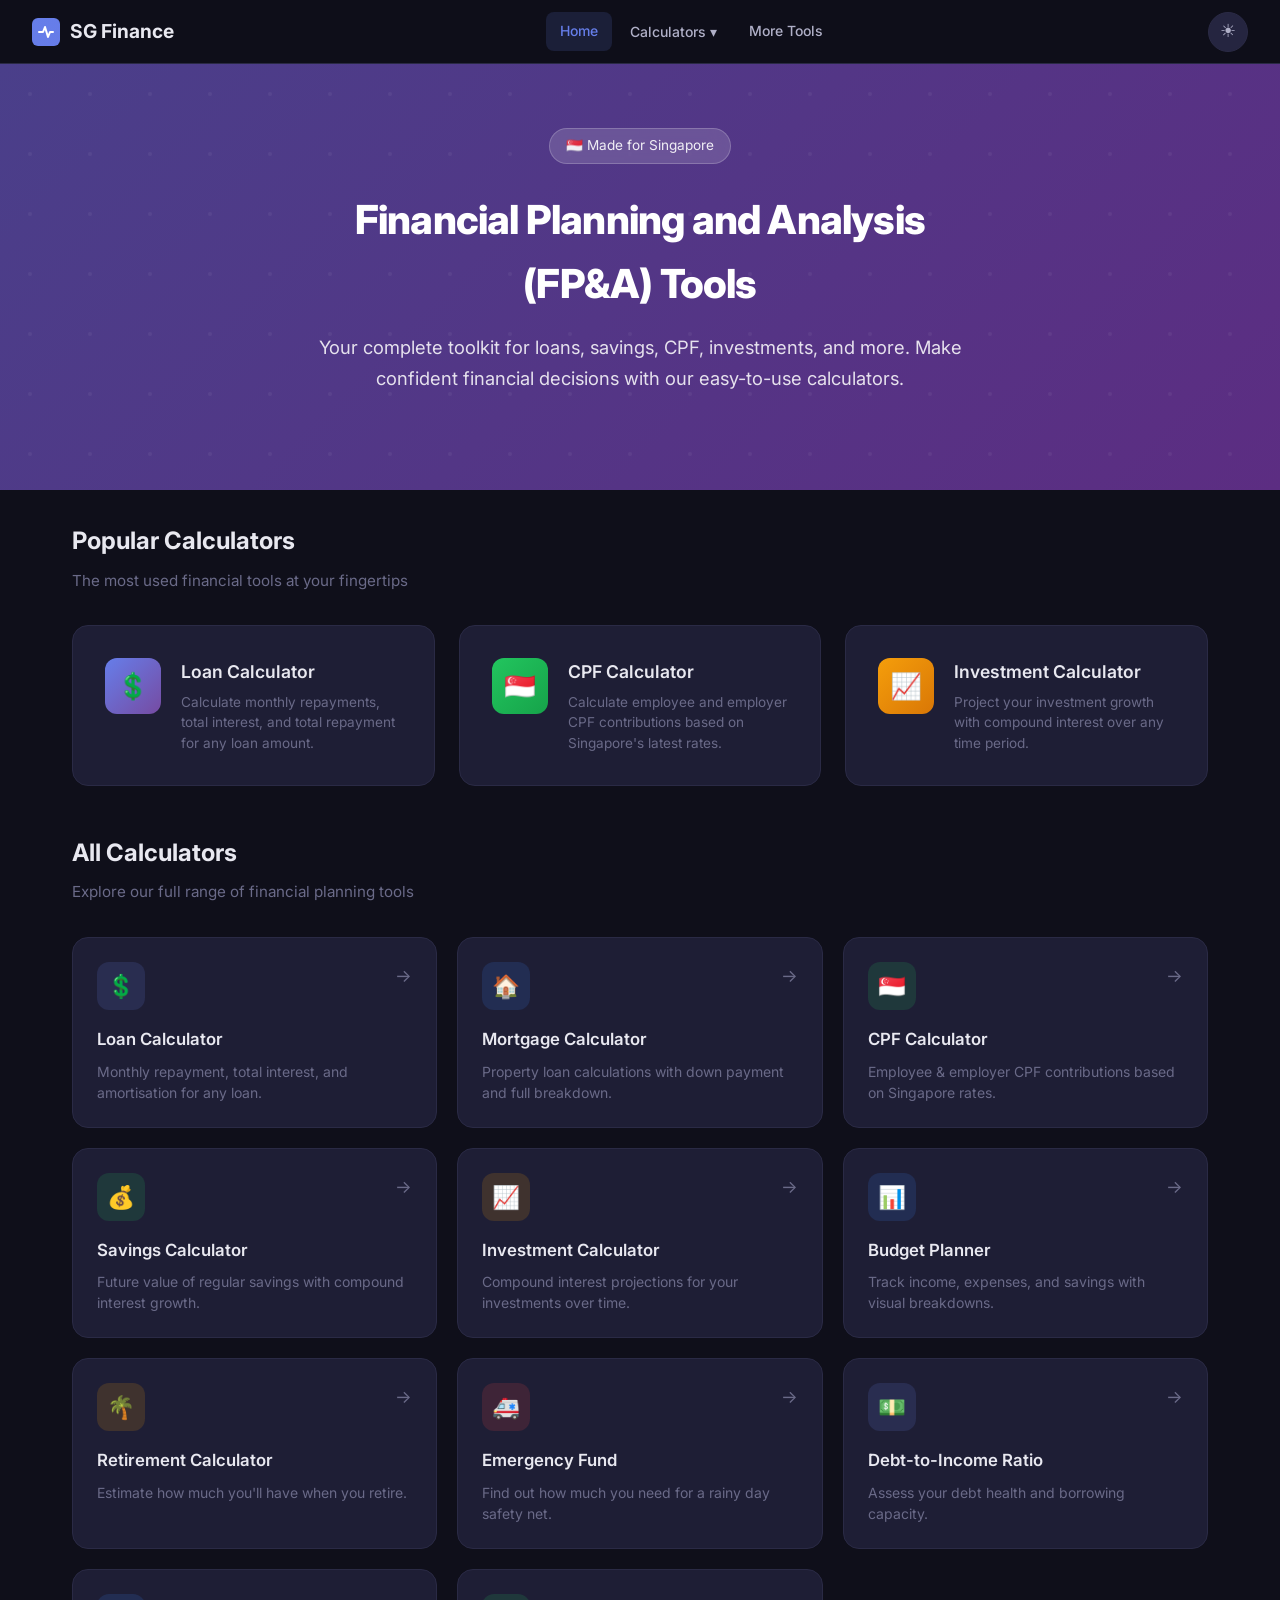
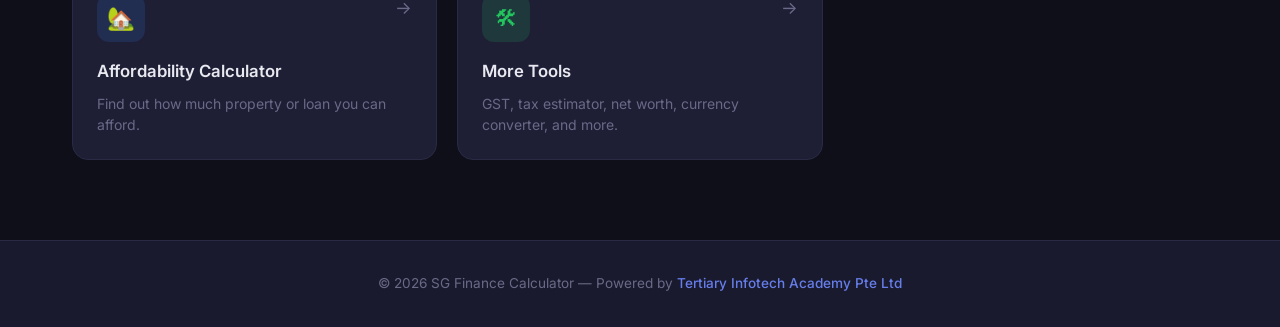
<file: index.html>
<!DOCTYPE html>
<html lang="en" data-theme="dark">
<head>
  <meta charset="UTF-8">
  <meta name="viewport" content="width=device-width, initial-scale=1.0">
  <title>SG Finance Calculator - Financial Planning and Analysis (FP&A) Tools</title>
  <link rel="preconnect" href="https://fonts.googleapis.com">
  <link href="https://fonts.googleapis.com/css2?family=Inter:wght@400;500;600;700;800&display=swap" rel="stylesheet">
  <link rel="stylesheet" href="css/style.css">
</head>
<body>
  <nav class="navbar">
    <a href="index.html" class="nav-brand">
      <svg viewBox="0 0 28 28" fill="none"><rect width="28" height="28" rx="6" fill="url(#g)"/><path d="M7 14h4l2-5 3 10 2-5h3" stroke="#fff" stroke-width="2" stroke-linecap="round" stroke-linejoin="round"/><defs><linearGradient id="g" x1="0" y1="0" x2="28" y2="28"><stop stop-color="#667eea"/><stop offset="1" stop-color="#764ba2"/></linearGradient></defs></svg>
      SG Finance
    </a>
    <ul class="nav-links">
      <li><a href="index.html" class="active">Home</a></li>
      <li class="nav-dropdown">
        <button class="nav-dropdown-btn">Calculators &#9662;</button>
        <div class="nav-dropdown-menu">
          <a href="loan.html">&#128178; Loan Calculator</a>
          <a href="mortgage.html">&#127968; Mortgage Calculator</a>
          <a href="cpf.html">&#127480;&#127468; CPF Calculator</a>
          <a href="savings.html">&#128176; Savings Calculator</a>
          <a href="investment.html">&#128200; Investment Calculator</a>
          <a href="budget.html">&#128202; Budget Planner</a>
          <a href="retirement.html">&#127796; Retirement Calculator</a>
          <a href="emergency.html">&#128657; Emergency Fund</a>
          <a href="dti.html">&#128181; Debt-to-Income</a>
          <a href="affordability.html">&#127969; Affordability</a>
        </div>
      </li>
      <li><a href="tools.html">More Tools</a></li>
    </ul>
    <div class="nav-right">
      <button class="theme-toggle" aria-label="Toggle theme">&#9790;</button>
      <button class="hamburger" aria-label="Menu">
        <span></span><span></span><span></span>
      </button>
    </div>
  </nav>

  <main class="main-content">
    <!-- Hero -->
    <section class="hero">
      <div class="hero-content">
        <div class="hero-badge">&#127480;&#127468; Made for Singapore</div>
        <h1>Financial Planning and Analysis (FP&A) Tools</h1>
        <p>Your complete toolkit for loans, savings, CPF, investments, and more. Make confident financial decisions with our easy-to-use calculators.</p>
      </div>
    </section>

    <!-- Featured -->
    <div class="container">
      <h2 class="section-title">Popular Calculators</h2>
      <p class="section-subtitle">The most used financial tools at your fingertips</p>
      <div class="featured">
        <a href="loan.html" class="featured-card card-link">
          <div class="featured-icon">&#128178;</div>
          <div class="featured-text">
            <h3>Loan Calculator</h3>
            <p>Calculate monthly repayments, total interest, and total repayment for any loan amount.</p>
          </div>
        </a>
        <a href="cpf.html" class="featured-card card-link">
          <div class="featured-icon" style="background:linear-gradient(135deg,#22c55e,#16a34a)">&#127480;&#127468;</div>
          <div class="featured-text">
            <h3>CPF Calculator</h3>
            <p>Calculate employee and employer CPF contributions based on Singapore's latest rates.</p>
          </div>
        </a>
        <a href="investment.html" class="featured-card card-link">
          <div class="featured-icon" style="background:linear-gradient(135deg,#f59e0b,#d97706)">&#128200;</div>
          <div class="featured-text">
            <h3>Investment Calculator</h3>
            <p>Project your investment growth with compound interest over any time period.</p>
          </div>
        </a>
      </div>

      <!-- All Calculators -->
      <h2 class="section-title">All Calculators</h2>
      <p class="section-subtitle">Explore our full range of financial planning tools</p>
      <div class="card-grid">
        <a href="loan.html" class="card card-link">
          <div class="card-icon">&#128178;</div>
          <span class="card-arrow">&#8594;</span>
          <h3>Loan Calculator</h3>
          <p>Monthly repayment, total interest, and amortisation for any loan.</p>
        </a>
        <a href="mortgage.html" class="card card-link">
          <div class="card-icon blue">&#127968;</div>
          <span class="card-arrow">&#8594;</span>
          <h3>Mortgage Calculator</h3>
          <p>Property loan calculations with down payment and full breakdown.</p>
        </a>
        <a href="cpf.html" class="card card-link">
          <div class="card-icon green">&#127480;&#127468;</div>
          <span class="card-arrow">&#8594;</span>
          <h3>CPF Calculator</h3>
          <p>Employee & employer CPF contributions based on Singapore rates.</p>
        </a>
        <a href="savings.html" class="card card-link">
          <div class="card-icon green">&#128176;</div>
          <span class="card-arrow">&#8594;</span>
          <h3>Savings Calculator</h3>
          <p>Future value of regular savings with compound interest growth.</p>
        </a>
        <a href="investment.html" class="card card-link">
          <div class="card-icon orange">&#128200;</div>
          <span class="card-arrow">&#8594;</span>
          <h3>Investment Calculator</h3>
          <p>Compound interest projections for your investments over time.</p>
        </a>
        <a href="budget.html" class="card card-link">
          <div class="card-icon blue">&#128202;</div>
          <span class="card-arrow">&#8594;</span>
          <h3>Budget Planner</h3>
          <p>Track income, expenses, and savings with visual breakdowns.</p>
        </a>
        <a href="retirement.html" class="card card-link">
          <div class="card-icon orange">&#127796;</div>
          <span class="card-arrow">&#8594;</span>
          <h3>Retirement Calculator</h3>
          <p>Estimate how much you'll have when you retire.</p>
        </a>
        <a href="emergency.html" class="card card-link">
          <div class="card-icon red">&#128657;</div>
          <span class="card-arrow">&#8594;</span>
          <h3>Emergency Fund</h3>
          <p>Find out how much you need for a rainy day safety net.</p>
        </a>
        <a href="dti.html" class="card card-link">
          <div class="card-icon">&#128181;</div>
          <span class="card-arrow">&#8594;</span>
          <h3>Debt-to-Income Ratio</h3>
          <p>Assess your debt health and borrowing capacity.</p>
        </a>
        <a href="affordability.html" class="card card-link">
          <div class="card-icon blue">&#127969;</div>
          <span class="card-arrow">&#8594;</span>
          <h3>Affordability Calculator</h3>
          <p>Find out how much property or loan you can afford.</p>
        </a>
        <a href="tools.html" class="card card-link">
          <div class="card-icon green">&#128736;</div>
          <span class="card-arrow">&#8594;</span>
          <h3>More Tools</h3>
          <p>GST, tax estimator, net worth, currency converter, and more.</p>
        </a>
      </div>
    </div>
  </main>

  <footer class="footer">
    <p>&copy; 2026 SG Finance Calculator &mdash; Powered by <a href="https://www.tertiarycourses.com.sg/" target="_blank" rel="noopener">Tertiary Infotech Academy Pte Ltd</a></p>
  </footer>

  <script src="js/main.js"></script>
</body>
</html>
</file>
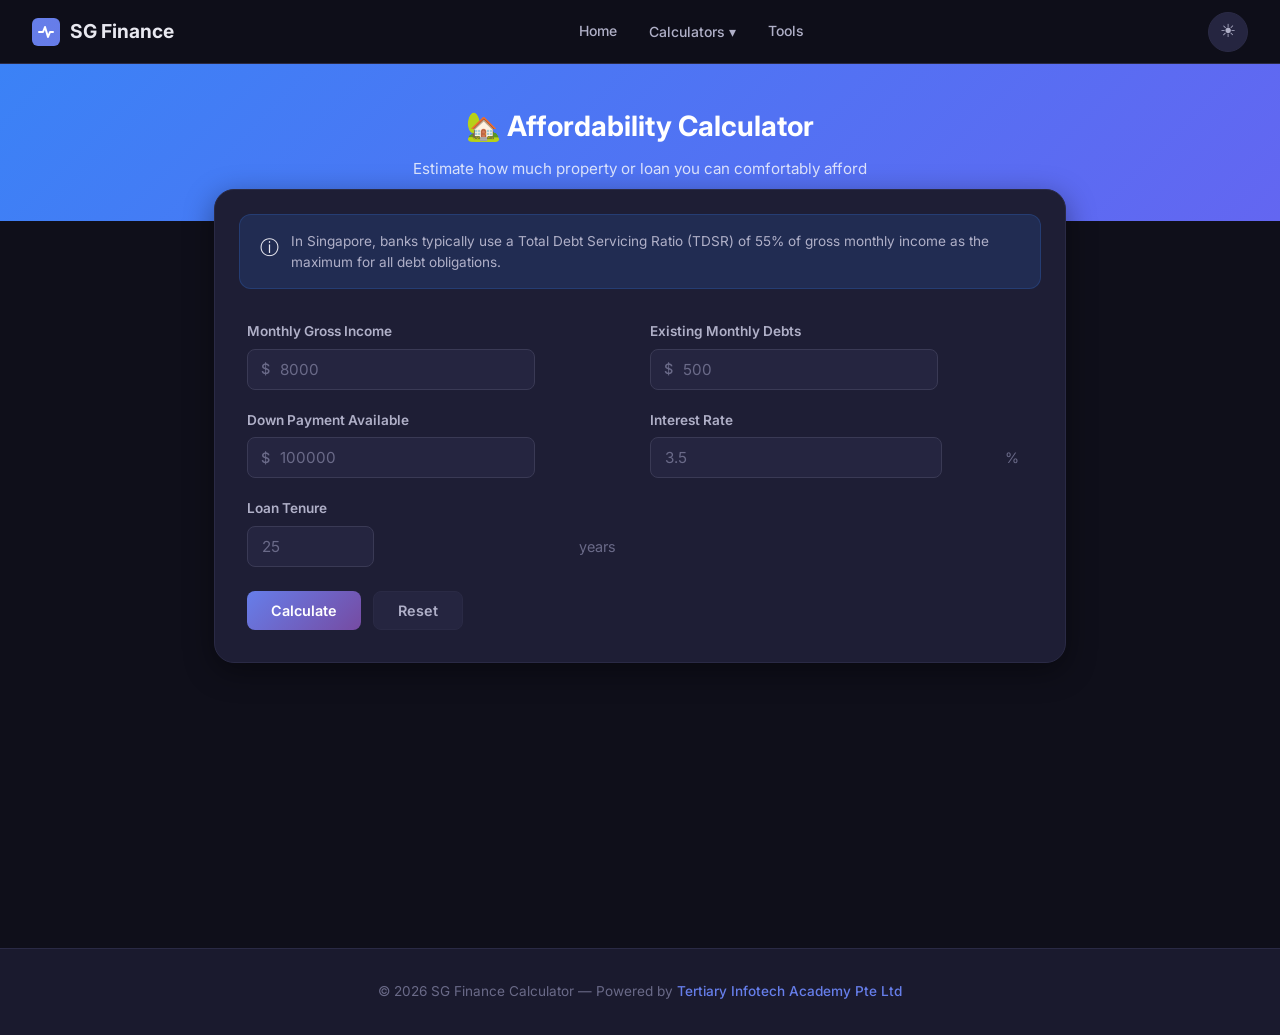
<file: affordability.html>
<!DOCTYPE html>
<html lang="en" data-theme="dark">
<head>
  <meta charset="UTF-8">
  <meta name="viewport" content="width=device-width, initial-scale=1.0">
  <title>Affordability Calculator - SG Finance</title>
  <link href="https://fonts.googleapis.com/css2?family=Inter:wght@400;500;600;700;800&display=swap" rel="stylesheet">
  <link rel="stylesheet" href="css/style.css">
</head>
<body>
  <nav class="navbar">
    <a href="index.html" class="nav-brand">
      <svg viewBox="0 0 28 28" fill="none"><rect width="28" height="28" rx="6" fill="url(#g)"/><path d="M7 14h4l2-5 3 10 2-5h3" stroke="#fff" stroke-width="2" stroke-linecap="round" stroke-linejoin="round"/><defs><linearGradient id="g" x1="0" y1="0" x2="28" y2="28"><stop stop-color="#667eea"/><stop offset="1" stop-color="#764ba2"/></linearGradient></defs></svg>
      SG Finance
    </a>
    <ul class="nav-links">
      <li><a href="index.html">Home</a></li>
      <li class="nav-dropdown">
        <button class="nav-dropdown-btn">Calculators &#9662;</button>
        <div class="nav-dropdown-menu">
          <a href="loan.html">Loan Calculator</a><a href="mortgage.html">Mortgage Calculator</a><a href="cpf.html">CPF Calculator</a><a href="savings.html">Savings Calculator</a><a href="investment.html">Investment Calculator</a><a href="budget.html">Budget Planner</a><a href="retirement.html">Retirement Calculator</a><a href="emergency.html">Emergency Fund</a><a href="dti.html">Debt-to-Income</a><a href="affordability.html">Affordability</a><a href="tools.html">More Tools</a>
        </div>
      </li>
      <li><a href="tools.html">Tools</a></li>
    </ul>
    <div class="nav-right">
      <button class="theme-toggle" aria-label="Toggle theme">&#9790;</button>
      <button class="hamburger" aria-label="Menu"><span></span><span></span><span></span></button>
    </div>
  </nav>

  <main class="calc-page">
    <div class="calc-header" style="background:linear-gradient(135deg,#3b82f6 0%,#6366f1 100%)">
      <h1>&#127969; Affordability Calculator</h1>
      <p>Estimate how much property or loan you can comfortably afford</p>
    </div>
    <div class="calc-body">
      <div class="calc-card">
        <div class="info-box" style="margin:1.5rem 1.5rem 0">
          <span class="info-box-icon">&#9432;</span>
          <p>In Singapore, banks typically use a Total Debt Servicing Ratio (TDSR) of 55% of gross monthly income as the maximum for all debt obligations.</p>
        </div>
        <form class="calc-form" id="affordForm" onsubmit="return false">
          <div class="form-grid">
            <div class="form-group">
              <label>Monthly Gross Income</label>
              <div class="input-prefix"><span>$</span><input type="number" id="affIncome" placeholder="8000" min="1"></div>
              <span class="error-msg"></span>
            </div>
            <div class="form-group">
              <label>Existing Monthly Debts</label>
              <div class="input-prefix"><span>$</span><input type="number" id="affDebts" placeholder="500" min="0"></div>
              <span class="error-msg"></span>
            </div>
            <div class="form-group">
              <label>Down Payment Available</label>
              <div class="input-prefix"><span>$</span><input type="number" id="affDown" placeholder="100000" min="0"></div>
              <span class="error-msg"></span>
            </div>
            <div class="form-group">
              <label>Interest Rate</label>
              <div class="input-suffix"><input type="number" id="affRate" placeholder="3.5" min="0.01" step="any"><span>%</span></div>
              <span class="error-msg"></span>
            </div>
            <div class="form-group">
              <label>Loan Tenure</label>
              <div class="input-suffix"><input type="number" id="affTenure" placeholder="25" min="1" max="35"><span>years</span></div>
              <span class="error-msg"></span>
            </div>
          </div>
          <div class="btn-group">
            <button type="button" class="btn btn-primary" onclick="calculateAffordability()">Calculate</button>
            <button type="button" class="btn btn-secondary" onclick="resetForm('affordForm')">Reset</button>
          </div>
        </form>
        <div class="calc-results" id="affResults" style="display:none">
          <h3 style="margin-bottom:1rem;font-size:1rem;color:var(--text-secondary)">Affordability Estimate</h3>
          <div class="result-grid">
            <div class="result-item result-highlight">
              <div class="result-label">Affordable Property Price</div>
              <div class="result-value" id="resAffProp">—</div>
            </div>
            <div class="result-item">
              <div class="result-label">Max Loan Amount</div>
              <div class="result-value" id="resAffLoan">—</div>
            </div>
            <div class="result-item">
              <div class="result-label">Max Monthly Payment</div>
              <div class="result-value" id="resAffMonthly">—</div>
            </div>
            <div class="result-item">
              <div class="result-label">TDSR Used</div>
              <div class="result-value" id="resAffTDSR">—</div>
            </div>
          </div>
          <div class="formula-box">
            <h4>&#128218; How it works</h4>
            <p>We calculate the maximum monthly payment using Singapore's TDSR limit of 55% of your gross income, minus existing debts. Then we work backwards to find the maximum loan and property price.</p>
          </div>
        </div>
      </div>
    </div>
  </main>

  <footer class="footer">
    <p>&copy; 2026 SG Finance Calculator &mdash; Powered by <a href="https://www.tertiarycourses.com.sg/" target="_blank" rel="noopener">Tertiary Infotech Academy Pte Ltd</a></p>
  </footer>
  <script src="js/main.js"></script>
  <script src="js/affordability.js"></script>
</body>
</html>
</file>
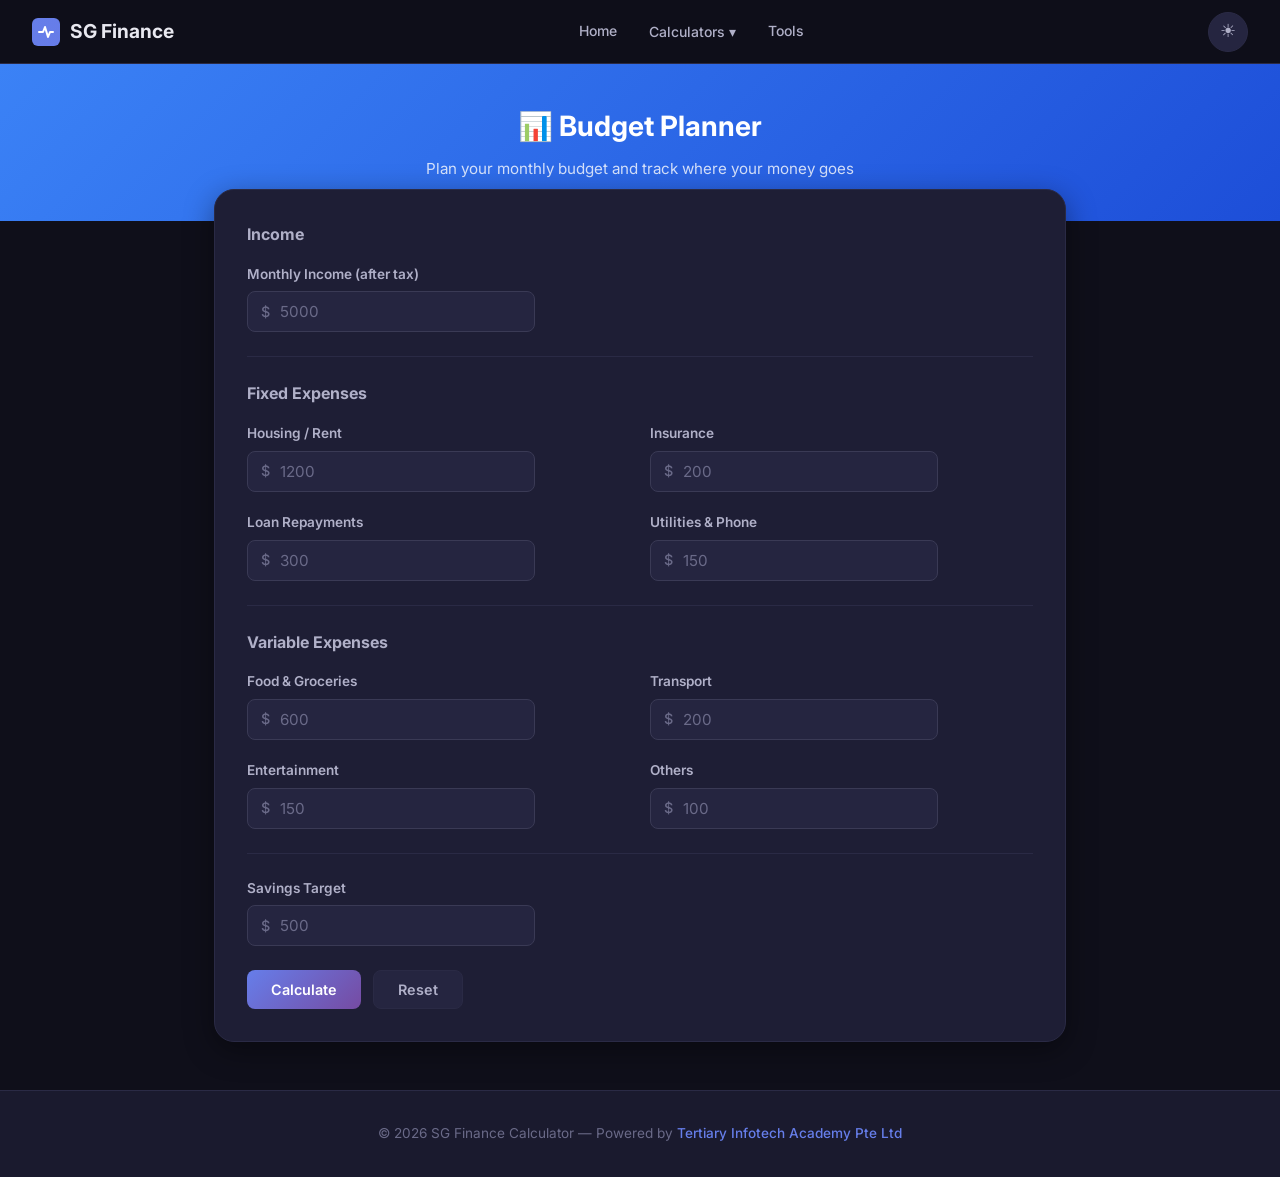
<file: budget.html>
<!DOCTYPE html>
<html lang="en" data-theme="dark">
<head>
  <meta charset="UTF-8">
  <meta name="viewport" content="width=device-width, initial-scale=1.0">
  <title>Budget Planner - SG Finance</title>
  <link href="https://fonts.googleapis.com/css2?family=Inter:wght@400;500;600;700;800&display=swap" rel="stylesheet">
  <link rel="stylesheet" href="css/style.css">
</head>
<body>
  <nav class="navbar">
    <a href="index.html" class="nav-brand">
      <svg viewBox="0 0 28 28" fill="none"><rect width="28" height="28" rx="6" fill="url(#g)"/><path d="M7 14h4l2-5 3 10 2-5h3" stroke="#fff" stroke-width="2" stroke-linecap="round" stroke-linejoin="round"/><defs><linearGradient id="g" x1="0" y1="0" x2="28" y2="28"><stop stop-color="#667eea"/><stop offset="1" stop-color="#764ba2"/></linearGradient></defs></svg>
      SG Finance
    </a>
    <ul class="nav-links">
      <li><a href="index.html">Home</a></li>
      <li class="nav-dropdown">
        <button class="nav-dropdown-btn">Calculators &#9662;</button>
        <div class="nav-dropdown-menu">
          <a href="loan.html">Loan Calculator</a><a href="mortgage.html">Mortgage Calculator</a><a href="cpf.html">CPF Calculator</a><a href="savings.html">Savings Calculator</a><a href="investment.html">Investment Calculator</a><a href="budget.html">Budget Planner</a><a href="retirement.html">Retirement Calculator</a><a href="emergency.html">Emergency Fund</a><a href="dti.html">Debt-to-Income</a><a href="affordability.html">Affordability</a><a href="tools.html">More Tools</a>
        </div>
      </li>
      <li><a href="tools.html">Tools</a></li>
    </ul>
    <div class="nav-right">
      <button class="theme-toggle" aria-label="Toggle theme">&#9790;</button>
      <button class="hamburger" aria-label="Menu"><span></span><span></span><span></span></button>
    </div>
  </nav>

  <main class="calc-page">
    <div class="calc-header" style="background:linear-gradient(135deg,#3b82f6 0%,#1d4ed8 100%)">
      <h1>&#128202; Budget Planner</h1>
      <p>Plan your monthly budget and track where your money goes</p>
    </div>
    <div class="calc-body">
      <div class="calc-card">
        <form class="calc-form" id="budgetForm" onsubmit="return false">
          <h4 style="margin-bottom:1rem;color:var(--text-secondary)">Income</h4>
          <div class="form-grid">
            <div class="form-group">
              <label>Monthly Income (after tax)</label>
              <div class="input-prefix"><span>$</span><input type="number" id="budIncome" placeholder="5000" min="1"></div>
              <span class="error-msg"></span>
            </div>
          </div>

          <hr class="divider">
          <h4 style="margin-bottom:1rem;color:var(--text-secondary)">Fixed Expenses</h4>
          <div class="form-grid">
            <div class="form-group">
              <label>Housing / Rent</label>
              <div class="input-prefix"><span>$</span><input type="number" id="budHousing" placeholder="1200" min="0"></div>
            </div>
            <div class="form-group">
              <label>Insurance</label>
              <div class="input-prefix"><span>$</span><input type="number" id="budInsurance" placeholder="200" min="0"></div>
            </div>
            <div class="form-group">
              <label>Loan Repayments</label>
              <div class="input-prefix"><span>$</span><input type="number" id="budLoans" placeholder="300" min="0"></div>
            </div>
            <div class="form-group">
              <label>Utilities & Phone</label>
              <div class="input-prefix"><span>$</span><input type="number" id="budUtilities" placeholder="150" min="0"></div>
            </div>
          </div>

          <hr class="divider">
          <h4 style="margin-bottom:1rem;color:var(--text-secondary)">Variable Expenses</h4>
          <div class="form-grid">
            <div class="form-group">
              <label>Food & Groceries</label>
              <div class="input-prefix"><span>$</span><input type="number" id="budFood" placeholder="600" min="0"></div>
            </div>
            <div class="form-group">
              <label>Transport</label>
              <div class="input-prefix"><span>$</span><input type="number" id="budTransport" placeholder="200" min="0"></div>
            </div>
            <div class="form-group">
              <label>Entertainment</label>
              <div class="input-prefix"><span>$</span><input type="number" id="budEntertain" placeholder="150" min="0"></div>
            </div>
            <div class="form-group">
              <label>Others</label>
              <div class="input-prefix"><span>$</span><input type="number" id="budOthers" placeholder="100" min="0"></div>
            </div>
          </div>

          <hr class="divider">
          <div class="form-grid">
            <div class="form-group">
              <label>Savings Target</label>
              <div class="input-prefix"><span>$</span><input type="number" id="budSavings" placeholder="500" min="0"></div>
            </div>
          </div>

          <div class="btn-group">
            <button type="button" class="btn btn-primary" onclick="calculateBudget()">Calculate</button>
            <button type="button" class="btn btn-secondary" onclick="resetForm('budgetForm')">Reset</button>
          </div>
        </form>

        <div class="calc-results" id="budResults" style="display:none">
          <h3 style="margin-bottom:1rem;font-size:1rem;color:var(--text-secondary)">Budget Summary</h3>
          <div class="result-grid">
            <div class="result-item">
              <div class="result-label">Total Fixed</div>
              <div class="result-value" id="resFixed">—</div>
            </div>
            <div class="result-item">
              <div class="result-label">Total Variable</div>
              <div class="result-value" id="resVariable">—</div>
            </div>
            <div class="result-item">
              <div class="result-label">Savings Target</div>
              <div class="result-value green" id="resSavTarget">—</div>
            </div>
            <div class="result-item result-highlight">
              <div class="result-label">Remaining Balance</div>
              <div class="result-value" id="resBalance">—</div>
            </div>
          </div>

          <h4 style="margin-top:1.5rem;margin-bottom:0.75rem;font-size:0.9rem;color:var(--text-secondary)">Spending Breakdown</h4>
          <div id="budgetBars"></div>

          <div class="chart-container"><canvas id="budChart"></canvas></div>
          <div class="chart-legend" id="budLegend"></div>
        </div>
      </div>
    </div>
  </main>

  <footer class="footer">
    <p>&copy; 2026 SG Finance Calculator &mdash; Powered by <a href="https://www.tertiarycourses.com.sg/" target="_blank" rel="noopener">Tertiary Infotech Academy Pte Ltd</a></p>
  </footer>
  <script src="js/main.js"></script>
  <script src="js/budget.js"></script>
</body>
</html>
</file>
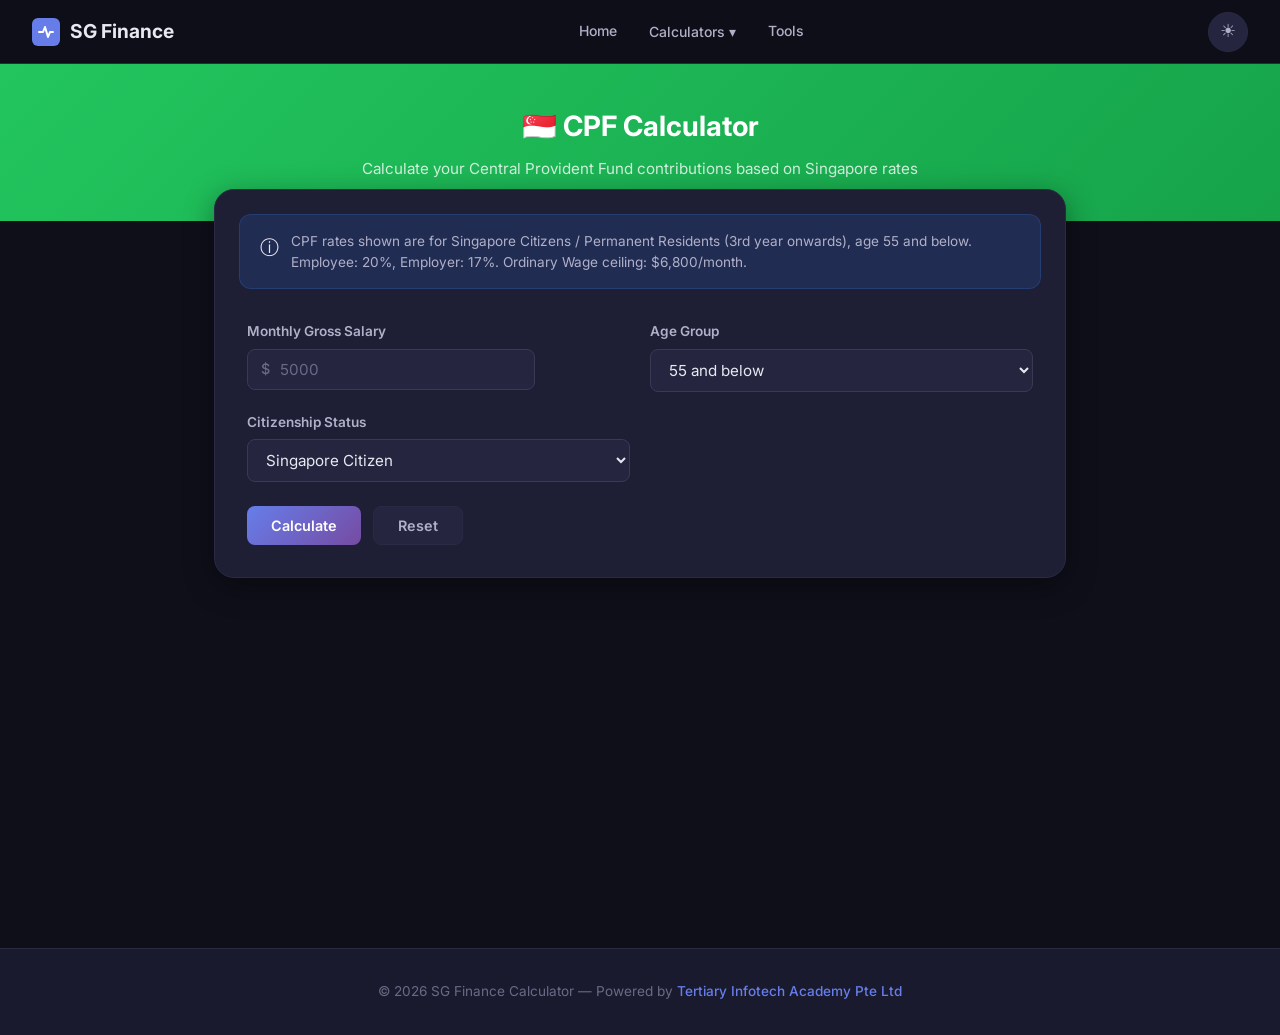
<file: cpf.html>
<!DOCTYPE html>
<html lang="en" data-theme="dark">
<head>
  <meta charset="UTF-8">
  <meta name="viewport" content="width=device-width, initial-scale=1.0">
  <title>CPF Calculator - SG Finance</title>
  <link href="https://fonts.googleapis.com/css2?family=Inter:wght@400;500;600;700;800&display=swap" rel="stylesheet">
  <link rel="stylesheet" href="css/style.css">
</head>
<body>
  <nav class="navbar">
    <a href="index.html" class="nav-brand">
      <svg viewBox="0 0 28 28" fill="none"><rect width="28" height="28" rx="6" fill="url(#g)"/><path d="M7 14h4l2-5 3 10 2-5h3" stroke="#fff" stroke-width="2" stroke-linecap="round" stroke-linejoin="round"/><defs><linearGradient id="g" x1="0" y1="0" x2="28" y2="28"><stop stop-color="#667eea"/><stop offset="1" stop-color="#764ba2"/></linearGradient></defs></svg>
      SG Finance
    </a>
    <ul class="nav-links">
      <li><a href="index.html">Home</a></li>
      <li class="nav-dropdown">
        <button class="nav-dropdown-btn">Calculators &#9662;</button>
        <div class="nav-dropdown-menu">
          <a href="loan.html">Loan Calculator</a>
          <a href="mortgage.html">Mortgage Calculator</a>
          <a href="cpf.html">CPF Calculator</a>
          <a href="savings.html">Savings Calculator</a>
          <a href="investment.html">Investment Calculator</a>
          <a href="budget.html">Budget Planner</a>
          <a href="retirement.html">Retirement Calculator</a>
          <a href="emergency.html">Emergency Fund</a>
          <a href="dti.html">Debt-to-Income</a>
          <a href="affordability.html">Affordability</a>
          <a href="tools.html">More Tools</a>
        </div>
      </li>
      <li><a href="tools.html">Tools</a></li>
    </ul>
    <div class="nav-right">
      <button class="theme-toggle" aria-label="Toggle theme">&#9790;</button>
      <button class="hamburger" aria-label="Menu"><span></span><span></span><span></span></button>
    </div>
  </nav>

  <main class="calc-page">
    <div class="calc-header" style="background:linear-gradient(135deg,#22c55e 0%,#16a34a 100%)">
      <h1>&#127480;&#127468; CPF Calculator</h1>
      <p>Calculate your Central Provident Fund contributions based on Singapore rates</p>
    </div>
    <div class="calc-body">
      <div class="calc-card">
        <div class="info-box" style="margin:1.5rem 1.5rem 0">
          <span class="info-box-icon">&#9432;</span>
          <p>CPF rates shown are for Singapore Citizens / Permanent Residents (3rd year onwards), age 55 and below. Employee: 20%, Employer: 17%. Ordinary Wage ceiling: $6,800/month.</p>
        </div>
        <form class="calc-form" id="cpfForm" onsubmit="return false">
          <div class="form-grid">
            <div class="form-group">
              <label>Monthly Gross Salary</label>
              <div class="input-prefix"><span>$</span><input type="number" id="cpfSalary" placeholder="5000" min="1"></div>
              <span class="error-msg"></span>
            </div>
            <div class="form-group">
              <label>Age Group</label>
              <select id="cpfAge">
                <option value="55below">55 and below</option>
                <option value="55to60">Above 55 to 60</option>
                <option value="60to65">Above 60 to 65</option>
                <option value="65to70">Above 65 to 70</option>
                <option value="70above">Above 70</option>
              </select>
            </div>
            <div class="form-group">
              <label>Citizenship Status</label>
              <select id="cpfCitizen">
                <option value="sc">Singapore Citizen</option>
                <option value="pr3">PR (3rd year onwards)</option>
                <option value="pr2">PR (2nd year)</option>
                <option value="pr1">PR (1st year)</option>
              </select>
            </div>
          </div>
          <div class="btn-group">
            <button type="button" class="btn btn-primary" onclick="calculateCPF()">Calculate</button>
            <button type="button" class="btn btn-secondary" onclick="resetForm('cpfForm')">Reset</button>
          </div>
        </form>
        <div class="calc-results" id="cpfResults" style="display:none">
          <h3 style="margin-bottom:1rem;font-size:1rem;color:var(--text-secondary)">CPF Contribution Breakdown</h3>
          <div class="result-grid">
            <div class="result-item">
              <div class="result-label">Employee Contribution</div>
              <div class="result-value" id="resEmployee">—</div>
            </div>
            <div class="result-item">
              <div class="result-label">Employer Contribution</div>
              <div class="result-value green" id="resEmployer">—</div>
            </div>
            <div class="result-item result-highlight">
              <div class="result-label">Total Monthly CPF</div>
              <div class="result-value" id="resTotalCPF">—</div>
            </div>
            <div class="result-item">
              <div class="result-label">Take-Home Pay</div>
              <div class="result-value green" id="resTakeHome">—</div>
            </div>
          </div>

          <h4 style="margin-top:1.5rem;margin-bottom:0.75rem;font-size:0.9rem;color:var(--text-secondary)">Account Allocation</h4>
          <div class="result-grid" style="grid-template-columns:repeat(3,1fr)">
            <div class="result-item">
              <div class="result-label">Ordinary (OA)</div>
              <div class="result-value" id="resOA">—</div>
            </div>
            <div class="result-item">
              <div class="result-label">Special (SA)</div>
              <div class="result-value" id="resSA">—</div>
            </div>
            <div class="result-item">
              <div class="result-label">MediSave (MA)</div>
              <div class="result-value" id="resMA">—</div>
            </div>
          </div>

          <div class="chart-container"><canvas id="cpfChart"></canvas></div>
          <div class="chart-legend" id="cpfLegend"></div>

          <div class="formula-box">
            <h4>&#128218; CPF Rates (SC/PR3+, age 55 and below)</h4>
            <p>Employee: 20% | Employer: 17% | Total: 37%<br>
            OW Ceiling: $6,800/month | AW Ceiling: $102,000 - Total OW subject to CPF<br>
            OA: 23% | SA: 6% | MA: 8% of total wages subject to CPF</p>
          </div>
        </div>
      </div>
    </div>
  </main>

  <footer class="footer">
    <p>&copy; 2026 SG Finance Calculator &mdash; Powered by <a href="https://www.tertiarycourses.com.sg/" target="_blank" rel="noopener">Tertiary Infotech Academy Pte Ltd</a></p>
  </footer>
  <script src="js/main.js"></script>
  <script src="js/cpf.js"></script>
</body>
</html>
</file>
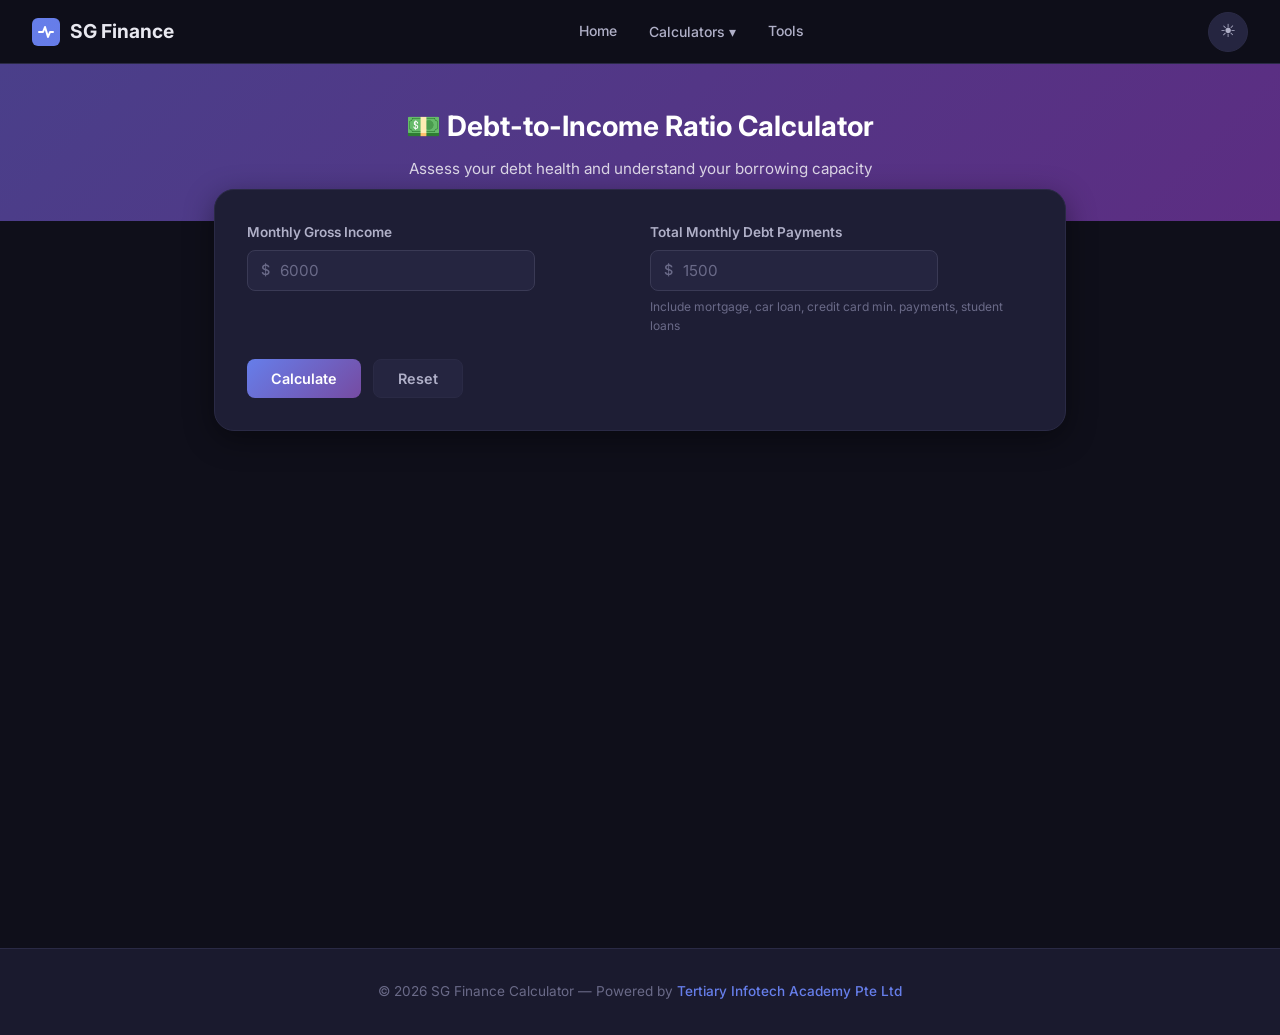
<file: dti.html>
<!DOCTYPE html>
<html lang="en" data-theme="dark">
<head>
  <meta charset="UTF-8">
  <meta name="viewport" content="width=device-width, initial-scale=1.0">
  <title>Debt-to-Income Ratio - SG Finance</title>
  <link href="https://fonts.googleapis.com/css2?family=Inter:wght@400;500;600;700;800&display=swap" rel="stylesheet">
  <link rel="stylesheet" href="css/style.css">
</head>
<body>
  <nav class="navbar">
    <a href="index.html" class="nav-brand">
      <svg viewBox="0 0 28 28" fill="none"><rect width="28" height="28" rx="6" fill="url(#g)"/><path d="M7 14h4l2-5 3 10 2-5h3" stroke="#fff" stroke-width="2" stroke-linecap="round" stroke-linejoin="round"/><defs><linearGradient id="g" x1="0" y1="0" x2="28" y2="28"><stop stop-color="#667eea"/><stop offset="1" stop-color="#764ba2"/></linearGradient></defs></svg>
      SG Finance
    </a>
    <ul class="nav-links">
      <li><a href="index.html">Home</a></li>
      <li class="nav-dropdown">
        <button class="nav-dropdown-btn">Calculators &#9662;</button>
        <div class="nav-dropdown-menu">
          <a href="loan.html">Loan Calculator</a><a href="mortgage.html">Mortgage Calculator</a><a href="cpf.html">CPF Calculator</a><a href="savings.html">Savings Calculator</a><a href="investment.html">Investment Calculator</a><a href="budget.html">Budget Planner</a><a href="retirement.html">Retirement Calculator</a><a href="emergency.html">Emergency Fund</a><a href="dti.html">Debt-to-Income</a><a href="affordability.html">Affordability</a><a href="tools.html">More Tools</a>
        </div>
      </li>
      <li><a href="tools.html">Tools</a></li>
    </ul>
    <div class="nav-right">
      <button class="theme-toggle" aria-label="Toggle theme">&#9790;</button>
      <button class="hamburger" aria-label="Menu"><span></span><span></span><span></span></button>
    </div>
  </nav>

  <main class="calc-page">
    <div class="calc-header">
      <h1>&#128181; Debt-to-Income Ratio Calculator</h1>
      <p>Assess your debt health and understand your borrowing capacity</p>
    </div>
    <div class="calc-body">
      <div class="calc-card">
        <form class="calc-form" id="dtiForm" onsubmit="return false">
          <div class="form-grid">
            <div class="form-group">
              <label>Monthly Gross Income</label>
              <div class="input-prefix"><span>$</span><input type="number" id="dtiIncome" placeholder="6000" min="1"></div>
              <span class="error-msg"></span>
            </div>
            <div class="form-group">
              <label>Total Monthly Debt Payments</label>
              <div class="input-prefix"><span>$</span><input type="number" id="dtiDebt" placeholder="1500" min="0"></div>
              <small>Include mortgage, car loan, credit card min. payments, student loans</small>
              <span class="error-msg"></span>
            </div>
          </div>
          <div class="btn-group">
            <button type="button" class="btn btn-primary" onclick="calculateDTI()">Calculate</button>
            <button type="button" class="btn btn-secondary" onclick="resetForm('dtiForm')">Reset</button>
          </div>
        </form>
        <div class="calc-results" id="dtiResults" style="display:none">
          <h3 style="margin-bottom:1rem;font-size:1rem;color:var(--text-secondary)">DTI Analysis</h3>
          <div class="result-grid">
            <div class="result-item result-highlight">
              <div class="result-label">DTI Ratio</div>
              <div class="result-value" id="resDTI">—</div>
            </div>
            <div class="result-item">
              <div class="result-label">Monthly Income</div>
              <div class="result-value" id="resDTIIncome">—</div>
            </div>
            <div class="result-item">
              <div class="result-label">Monthly Debt</div>
              <div class="result-value red" id="resDTIDebt">—</div>
            </div>
          </div>
          <div style="margin-top:1.5rem">
            <div class="progress-label">
              <span>DTI Ratio</span>
              <span id="dtiBarPct">0%</span>
            </div>
            <div class="progress-bar" style="height:12px">
              <div class="progress-fill" id="dtiBar" style="width:0%"></div>
            </div>
          </div>
          <div id="dtiStatus" style="margin-top:1rem"></div>
          <div class="formula-box">
            <h4>&#128218; DTI Guidelines</h4>
            <p><strong>Below 35%:</strong> Healthy &mdash; Comfortable debt level, good borrowing capacity<br>
            <strong>36% &ndash; 49%:</strong> Moderate &mdash; Manageable but room for improvement<br>
            <strong>50% and above:</strong> High &mdash; May face difficulty getting approved for new credit</p>
          </div>
        </div>
      </div>
    </div>
  </main>

  <footer class="footer">
    <p>&copy; 2026 SG Finance Calculator &mdash; Powered by <a href="https://www.tertiarycourses.com.sg/" target="_blank" rel="noopener">Tertiary Infotech Academy Pte Ltd</a></p>
  </footer>
  <script src="js/main.js"></script>
  <script src="js/dti.js"></script>
</body>
</html>
</file>
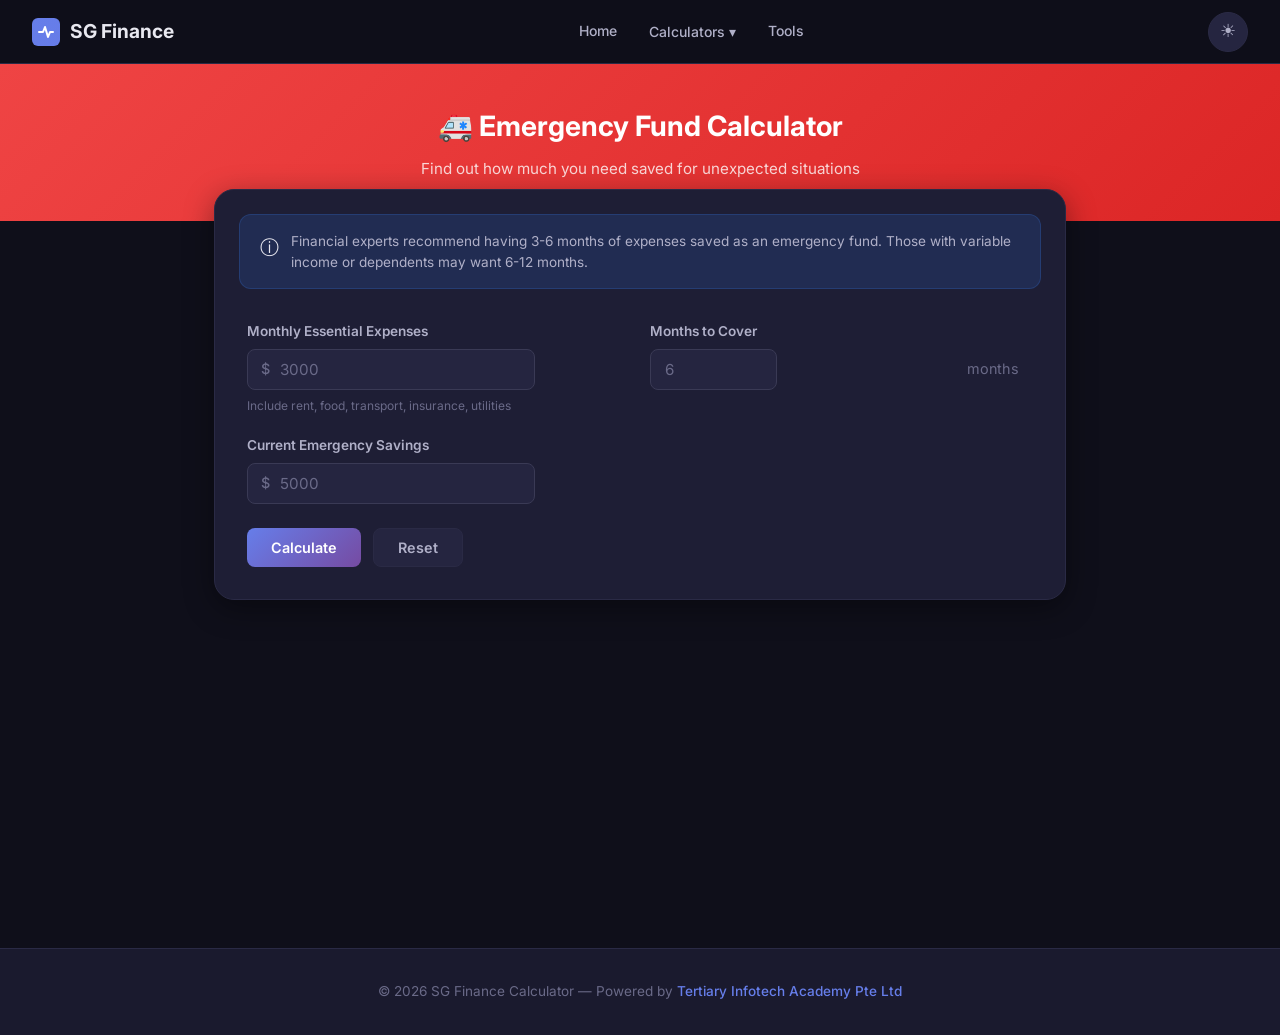
<file: emergency.html>
<!DOCTYPE html>
<html lang="en" data-theme="dark">
<head>
  <meta charset="UTF-8">
  <meta name="viewport" content="width=device-width, initial-scale=1.0">
  <title>Emergency Fund Calculator - SG Finance</title>
  <link href="https://fonts.googleapis.com/css2?family=Inter:wght@400;500;600;700;800&display=swap" rel="stylesheet">
  <link rel="stylesheet" href="css/style.css">
</head>
<body>
  <nav class="navbar">
    <a href="index.html" class="nav-brand">
      <svg viewBox="0 0 28 28" fill="none"><rect width="28" height="28" rx="6" fill="url(#g)"/><path d="M7 14h4l2-5 3 10 2-5h3" stroke="#fff" stroke-width="2" stroke-linecap="round" stroke-linejoin="round"/><defs><linearGradient id="g" x1="0" y1="0" x2="28" y2="28"><stop stop-color="#667eea"/><stop offset="1" stop-color="#764ba2"/></linearGradient></defs></svg>
      SG Finance
    </a>
    <ul class="nav-links">
      <li><a href="index.html">Home</a></li>
      <li class="nav-dropdown">
        <button class="nav-dropdown-btn">Calculators &#9662;</button>
        <div class="nav-dropdown-menu">
          <a href="loan.html">Loan Calculator</a><a href="mortgage.html">Mortgage Calculator</a><a href="cpf.html">CPF Calculator</a><a href="savings.html">Savings Calculator</a><a href="investment.html">Investment Calculator</a><a href="budget.html">Budget Planner</a><a href="retirement.html">Retirement Calculator</a><a href="emergency.html">Emergency Fund</a><a href="dti.html">Debt-to-Income</a><a href="affordability.html">Affordability</a><a href="tools.html">More Tools</a>
        </div>
      </li>
      <li><a href="tools.html">Tools</a></li>
    </ul>
    <div class="nav-right">
      <button class="theme-toggle" aria-label="Toggle theme">&#9790;</button>
      <button class="hamburger" aria-label="Menu"><span></span><span></span><span></span></button>
    </div>
  </nav>

  <main class="calc-page">
    <div class="calc-header" style="background:linear-gradient(135deg,#ef4444 0%,#dc2626 100%)">
      <h1>&#128657; Emergency Fund Calculator</h1>
      <p>Find out how much you need saved for unexpected situations</p>
    </div>
    <div class="calc-body">
      <div class="calc-card">
        <div class="info-box" style="margin:1.5rem 1.5rem 0">
          <span class="info-box-icon">&#9432;</span>
          <p>Financial experts recommend having 3-6 months of expenses saved as an emergency fund. Those with variable income or dependents may want 6-12 months.</p>
        </div>
        <form class="calc-form" id="emergForm" onsubmit="return false">
          <div class="form-grid">
            <div class="form-group">
              <label>Monthly Essential Expenses</label>
              <div class="input-prefix"><span>$</span><input type="number" id="emMonthly" placeholder="3000" min="1"></div>
              <small>Include rent, food, transport, insurance, utilities</small>
              <span class="error-msg"></span>
            </div>
            <div class="form-group">
              <label>Months to Cover</label>
              <div class="input-suffix"><input type="number" id="emMonths" placeholder="6" min="1" max="24"><span>months</span></div>
              <span class="error-msg"></span>
            </div>
            <div class="form-group">
              <label>Current Emergency Savings</label>
              <div class="input-prefix"><span>$</span><input type="number" id="emCurrent" placeholder="5000" min="0"></div>
              <span class="error-msg"></span>
            </div>
          </div>
          <div class="btn-group">
            <button type="button" class="btn btn-primary" onclick="calculateEmergency()">Calculate</button>
            <button type="button" class="btn btn-secondary" onclick="resetForm('emergForm')">Reset</button>
          </div>
        </form>
        <div class="calc-results" id="emResults" style="display:none">
          <h3 style="margin-bottom:1rem;font-size:1rem;color:var(--text-secondary)">Emergency Fund Target</h3>
          <div class="result-grid">
            <div class="result-item result-highlight">
              <div class="result-label">Recommended Fund</div>
              <div class="result-value" id="resEmTarget">—</div>
            </div>
            <div class="result-item">
              <div class="result-label">Current Savings</div>
              <div class="result-value" id="resEmCurrent">—</div>
            </div>
            <div class="result-item">
              <div class="result-label">Shortfall</div>
              <div class="result-value" id="resEmShortfall">—</div>
            </div>
          </div>
          <div style="margin-top:1.5rem">
            <div class="progress-label">
              <span>Progress to Goal</span>
              <span id="emProgressPct">0%</span>
            </div>
            <div class="progress-bar" style="height:12px">
              <div class="progress-fill" id="emProgressBar" style="width:0%"></div>
            </div>
          </div>
          <div id="emStatus" style="margin-top:1rem"></div>
        </div>
      </div>
    </div>
  </main>

  <footer class="footer">
    <p>&copy; 2026 SG Finance Calculator &mdash; Powered by <a href="https://www.tertiarycourses.com.sg/" target="_blank" rel="noopener">Tertiary Infotech Academy Pte Ltd</a></p>
  </footer>
  <script src="js/main.js"></script>
  <script src="js/emergency.js"></script>
</body>
</html>
</file>
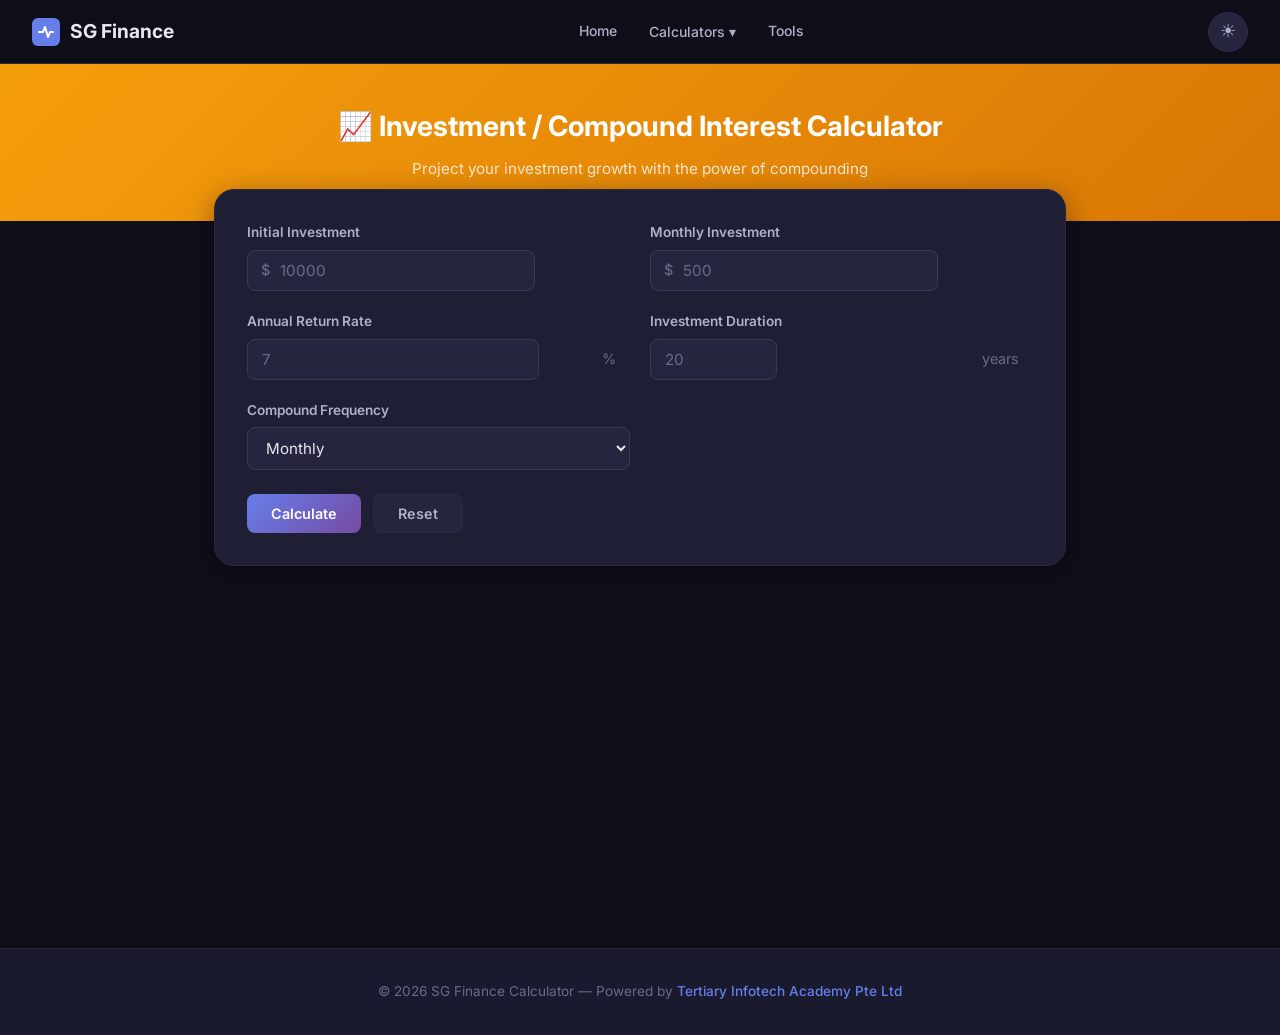
<file: investment.html>
<!DOCTYPE html>
<html lang="en" data-theme="dark">
<head>
  <meta charset="UTF-8">
  <meta name="viewport" content="width=device-width, initial-scale=1.0">
  <title>Investment Calculator - SG Finance</title>
  <link href="https://fonts.googleapis.com/css2?family=Inter:wght@400;500;600;700;800&display=swap" rel="stylesheet">
  <link rel="stylesheet" href="css/style.css">
</head>
<body>
  <nav class="navbar">
    <a href="index.html" class="nav-brand">
      <svg viewBox="0 0 28 28" fill="none"><rect width="28" height="28" rx="6" fill="url(#g)"/><path d="M7 14h4l2-5 3 10 2-5h3" stroke="#fff" stroke-width="2" stroke-linecap="round" stroke-linejoin="round"/><defs><linearGradient id="g" x1="0" y1="0" x2="28" y2="28"><stop stop-color="#667eea"/><stop offset="1" stop-color="#764ba2"/></linearGradient></defs></svg>
      SG Finance
    </a>
    <ul class="nav-links">
      <li><a href="index.html">Home</a></li>
      <li class="nav-dropdown">
        <button class="nav-dropdown-btn">Calculators &#9662;</button>
        <div class="nav-dropdown-menu">
          <a href="loan.html">Loan Calculator</a><a href="mortgage.html">Mortgage Calculator</a><a href="cpf.html">CPF Calculator</a><a href="savings.html">Savings Calculator</a><a href="investment.html">Investment Calculator</a><a href="budget.html">Budget Planner</a><a href="retirement.html">Retirement Calculator</a><a href="emergency.html">Emergency Fund</a><a href="dti.html">Debt-to-Income</a><a href="affordability.html">Affordability</a><a href="tools.html">More Tools</a>
        </div>
      </li>
      <li><a href="tools.html">Tools</a></li>
    </ul>
    <div class="nav-right">
      <button class="theme-toggle" aria-label="Toggle theme">&#9790;</button>
      <button class="hamburger" aria-label="Menu"><span></span><span></span><span></span></button>
    </div>
  </nav>

  <main class="calc-page">
    <div class="calc-header" style="background:linear-gradient(135deg,#f59e0b 0%,#d97706 100%)">
      <h1>&#128200; Investment / Compound Interest Calculator</h1>
      <p>Project your investment growth with the power of compounding</p>
    </div>
    <div class="calc-body">
      <div class="calc-card">
        <form class="calc-form" id="investForm" onsubmit="return false">
          <div class="form-grid">
            <div class="form-group">
              <label>Initial Investment</label>
              <div class="input-prefix"><span>$</span><input type="number" id="invInitial" placeholder="10000" min="0"></div>
              <span class="error-msg"></span>
            </div>
            <div class="form-group">
              <label>Monthly Investment</label>
              <div class="input-prefix"><span>$</span><input type="number" id="invMonthly" placeholder="500" min="0"></div>
              <span class="error-msg"></span>
            </div>
            <div class="form-group">
              <label>Annual Return Rate</label>
              <div class="input-suffix"><input type="number" id="invRate" placeholder="7" min="0" step="any"><span>%</span></div>
              <span class="error-msg"></span>
            </div>
            <div class="form-group">
              <label>Investment Duration</label>
              <div class="input-suffix"><input type="number" id="invYears" placeholder="20" min="1" max="60"><span>years</span></div>
              <span class="error-msg"></span>
            </div>
            <div class="form-group">
              <label>Compound Frequency</label>
              <select id="invFreq">
                <option value="12">Monthly</option>
                <option value="4">Quarterly</option>
                <option value="2">Semi-annually</option>
                <option value="1">Annually</option>
              </select>
            </div>
          </div>
          <div class="btn-group">
            <button type="button" class="btn btn-primary" onclick="calculateInvestment()">Calculate</button>
            <button type="button" class="btn btn-secondary" onclick="resetForm('investForm')">Reset</button>
          </div>
        </form>
        <div class="calc-results" id="invResults" style="display:none">
          <h3 style="margin-bottom:1rem;font-size:1rem;color:var(--text-secondary)">Projected Results</h3>
          <div class="result-grid">
            <div class="result-item result-highlight">
              <div class="result-label">Final Value</div>
              <div class="result-value" id="resFinal">—</div>
            </div>
            <div class="result-item">
              <div class="result-label">Total Invested</div>
              <div class="result-value" id="resInvested">—</div>
            </div>
            <div class="result-item">
              <div class="result-label">Estimated Gains</div>
              <div class="result-value green" id="resGains">—</div>
            </div>
          </div>
          <div class="chart-container"><canvas id="invChart"></canvas></div>
          <div class="chart-legend" id="invLegend"></div>
          <div class="formula-box">
            <h4>&#128218; Formula</h4>
            <code>A = P(1 + r/n)^(nt) + PMT &times; ((1 + r/n)^(nt) - 1) / (r/n)</code>
            <p>P = initial investment, PMT = periodic contribution, r = annual rate, n = compounds/year, t = years</p>
          </div>
        </div>
      </div>
    </div>
  </main>

  <footer class="footer">
    <p>&copy; 2026 SG Finance Calculator &mdash; Powered by <a href="https://www.tertiarycourses.com.sg/" target="_blank" rel="noopener">Tertiary Infotech Academy Pte Ltd</a></p>
  </footer>
  <script src="js/main.js"></script>
  <script src="js/investment.js"></script>
</body>
</html>
</file>
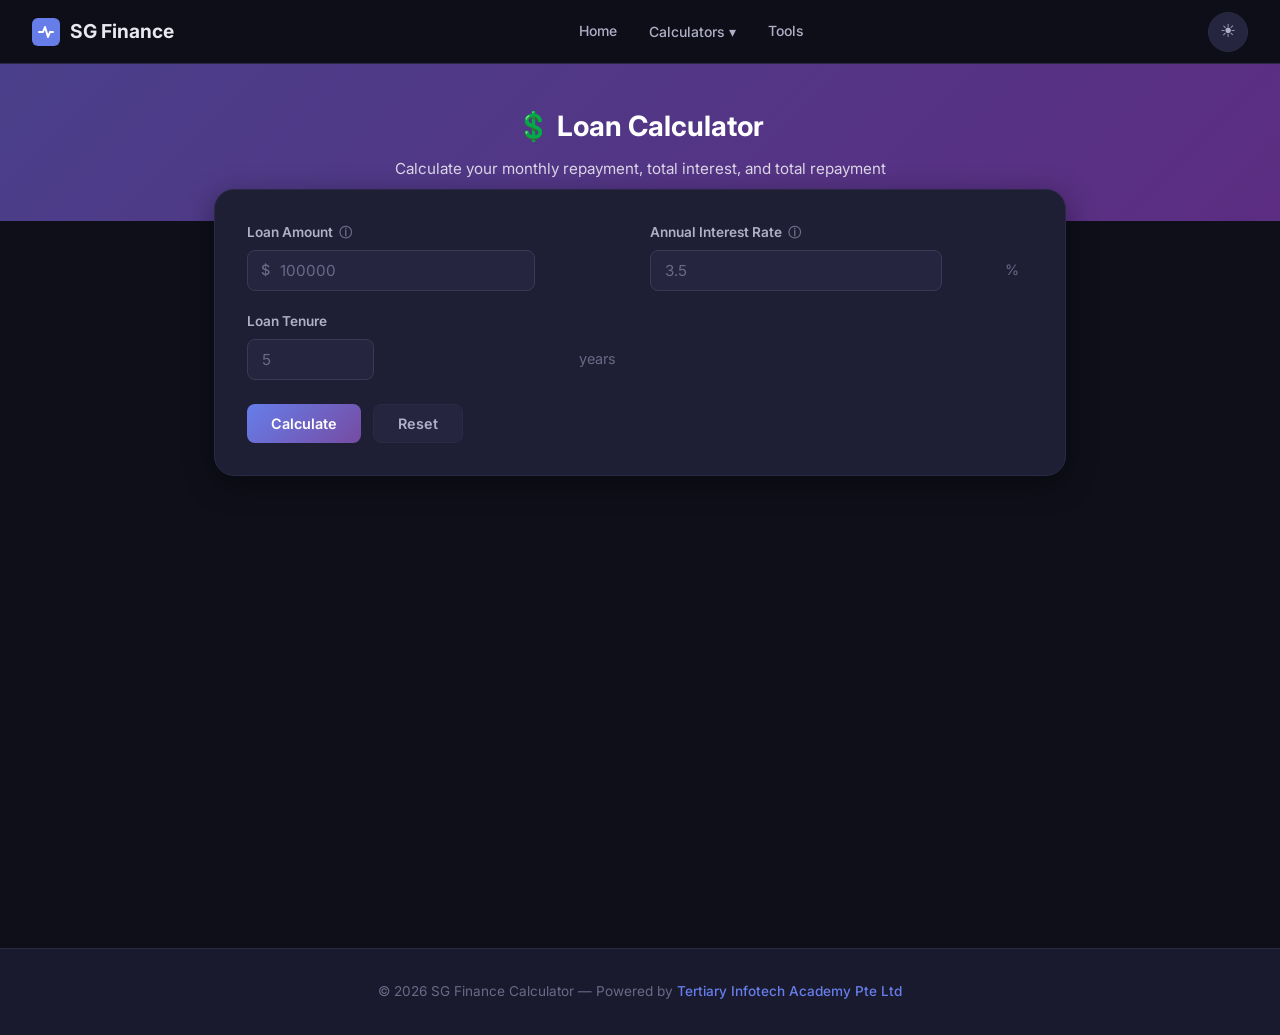
<file: loan.html>
<!DOCTYPE html>
<html lang="en" data-theme="dark">
<head>
  <meta charset="UTF-8">
  <meta name="viewport" content="width=device-width, initial-scale=1.0">
  <title>Loan Calculator - SG Finance</title>
  <link href="https://fonts.googleapis.com/css2?family=Inter:wght@400;500;600;700;800&display=swap" rel="stylesheet">
  <link rel="stylesheet" href="css/style.css">
</head>
<body>
  <nav class="navbar">
    <a href="index.html" class="nav-brand">
      <svg viewBox="0 0 28 28" fill="none"><rect width="28" height="28" rx="6" fill="url(#g)"/><path d="M7 14h4l2-5 3 10 2-5h3" stroke="#fff" stroke-width="2" stroke-linecap="round" stroke-linejoin="round"/><defs><linearGradient id="g" x1="0" y1="0" x2="28" y2="28"><stop stop-color="#667eea"/><stop offset="1" stop-color="#764ba2"/></linearGradient></defs></svg>
      SG Finance
    </a>
    <ul class="nav-links">
      <li><a href="index.html">Home</a></li>
      <li class="nav-dropdown">
        <button class="nav-dropdown-btn">Calculators &#9662;</button>
        <div class="nav-dropdown-menu">
          <a href="loan.html">Loan Calculator</a>
          <a href="mortgage.html">Mortgage Calculator</a>
          <a href="cpf.html">CPF Calculator</a>
          <a href="savings.html">Savings Calculator</a>
          <a href="investment.html">Investment Calculator</a>
          <a href="budget.html">Budget Planner</a>
          <a href="retirement.html">Retirement Calculator</a>
          <a href="emergency.html">Emergency Fund</a>
          <a href="dti.html">Debt-to-Income</a>
          <a href="affordability.html">Affordability</a>
          <a href="tools.html">More Tools</a>
        </div>
      </li>
      <li><a href="tools.html">Tools</a></li>
    </ul>
    <div class="nav-right">
      <button class="theme-toggle" aria-label="Toggle theme">&#9790;</button>
      <button class="hamburger" aria-label="Menu"><span></span><span></span><span></span></button>
    </div>
  </nav>

  <main class="calc-page">
    <div class="calc-header">
      <h1>&#128178; Loan Calculator</h1>
      <p>Calculate your monthly repayment, total interest, and total repayment</p>
    </div>
    <div class="calc-body">
      <div class="calc-card">
        <form class="calc-form" id="loanForm" onsubmit="return false">
          <div class="form-grid">
            <div class="form-group">
              <label>Loan Amount <span class="info-icon tooltip" data-tooltip="Total amount you wish to borrow">&#9432;</span></label>
              <div class="input-prefix"><span>$</span><input type="number" id="loanAmount" placeholder="100000" min="1" step="any"></div>
              <span class="error-msg"></span>
            </div>
            <div class="form-group">
              <label>Annual Interest Rate <span class="info-icon tooltip" data-tooltip="Yearly interest rate in percent">&#9432;</span></label>
              <div class="input-suffix"><input type="number" id="loanRate" placeholder="3.5" min="0.01" step="any"><span>%</span></div>
              <span class="error-msg"></span>
            </div>
            <div class="form-group">
              <label>Loan Tenure</label>
              <div class="input-suffix"><input type="number" id="loanTenure" placeholder="5" min="1" max="50" step="1"><span>years</span></div>
              <span class="error-msg"></span>
            </div>
          </div>
          <div class="btn-group">
            <button type="button" class="btn btn-primary" onclick="calculateLoan()">Calculate</button>
            <button type="button" class="btn btn-secondary" onclick="resetForm('loanForm')">Reset</button>
          </div>
        </form>

        <div class="calc-results" id="loanResults" style="display:none">
          <h3 style="margin-bottom:1rem;font-size:1rem;color:var(--text-secondary)">Results</h3>
          <div class="result-grid">
            <div class="result-item result-highlight">
              <div class="result-label">Monthly Repayment</div>
              <div class="result-value" id="resMonthly">—</div>
            </div>
            <div class="result-item">
              <div class="result-label">Total Repayment</div>
              <div class="result-value" id="resTotal">—</div>
            </div>
            <div class="result-item">
              <div class="result-label">Total Interest</div>
              <div class="result-value red" id="resInterest">—</div>
            </div>
          </div>
          <div class="chart-container">
            <canvas id="loanChart"></canvas>
          </div>
          <div class="chart-legend" id="loanLegend"></div>
          <div class="formula-box">
            <h4>&#128218; Formula</h4>
            <code>M = P &times; r(1+r)^n / ((1+r)^n - 1)</code>
            <p>Where P = principal, r = monthly interest rate, n = total number of payments</p>
          </div>
        </div>
      </div>
    </div>
  </main>

  <footer class="footer">
    <p>&copy; 2026 SG Finance Calculator &mdash; Powered by <a href="https://www.tertiarycourses.com.sg/" target="_blank" rel="noopener">Tertiary Infotech Academy Pte Ltd</a></p>
  </footer>

  <script src="js/main.js"></script>
  <script src="js/loan.js"></script>
</body>
</html>
</file>
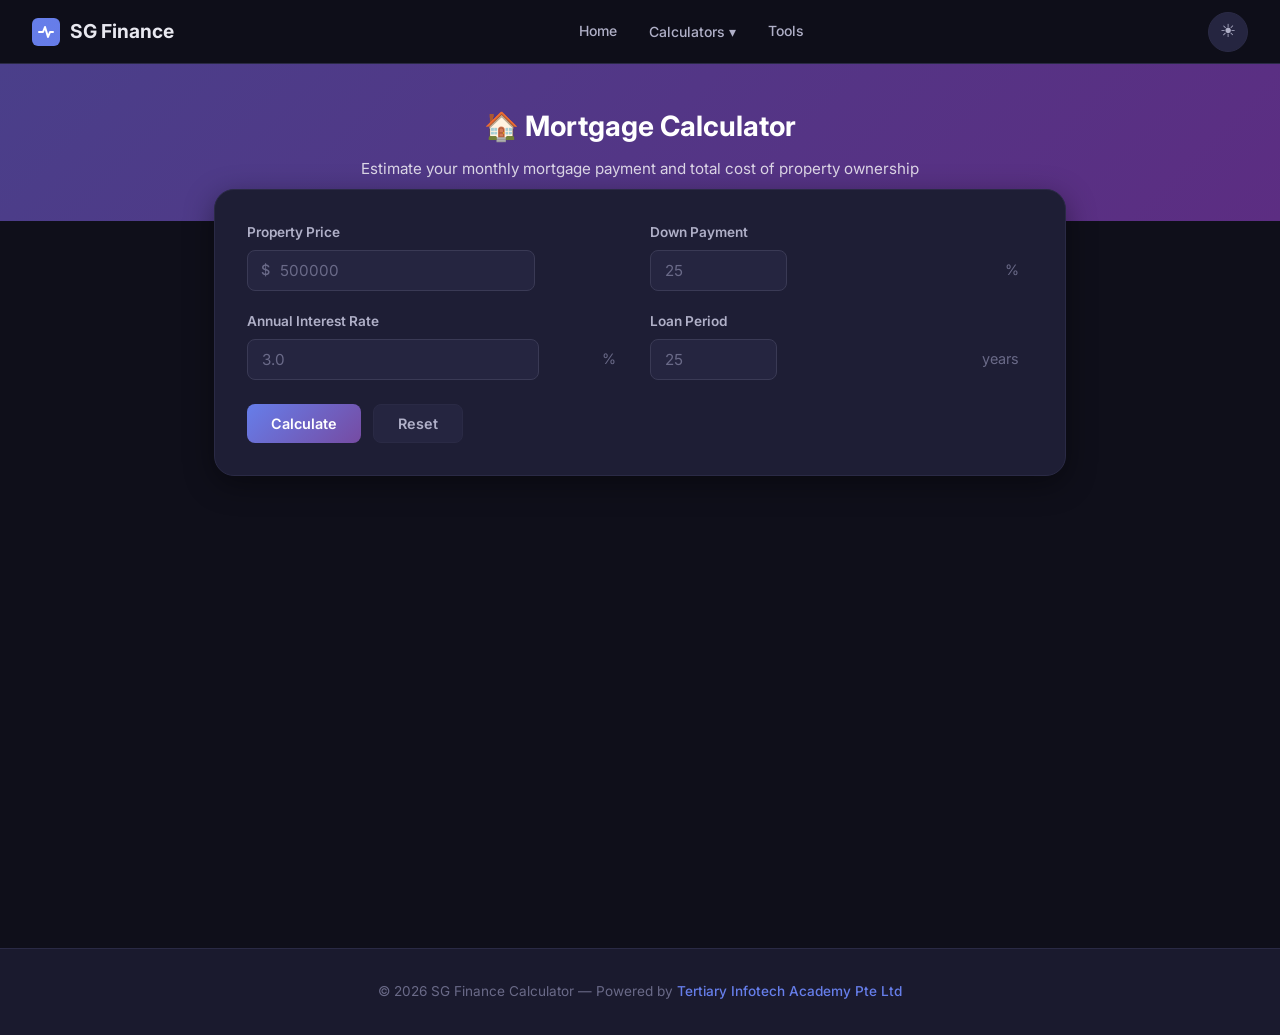
<file: mortgage.html>
<!DOCTYPE html>
<html lang="en" data-theme="dark">
<head>
  <meta charset="UTF-8">
  <meta name="viewport" content="width=device-width, initial-scale=1.0">
  <title>Mortgage Calculator - SG Finance</title>
  <link href="https://fonts.googleapis.com/css2?family=Inter:wght@400;500;600;700;800&display=swap" rel="stylesheet">
  <link rel="stylesheet" href="css/style.css">
</head>
<body>
  <nav class="navbar">
    <a href="index.html" class="nav-brand">
      <svg viewBox="0 0 28 28" fill="none"><rect width="28" height="28" rx="6" fill="url(#g)"/><path d="M7 14h4l2-5 3 10 2-5h3" stroke="#fff" stroke-width="2" stroke-linecap="round" stroke-linejoin="round"/><defs><linearGradient id="g" x1="0" y1="0" x2="28" y2="28"><stop stop-color="#667eea"/><stop offset="1" stop-color="#764ba2"/></linearGradient></defs></svg>
      SG Finance
    </a>
    <ul class="nav-links">
      <li><a href="index.html">Home</a></li>
      <li class="nav-dropdown">
        <button class="nav-dropdown-btn">Calculators &#9662;</button>
        <div class="nav-dropdown-menu">
          <a href="loan.html">Loan Calculator</a>
          <a href="mortgage.html">Mortgage Calculator</a>
          <a href="cpf.html">CPF Calculator</a>
          <a href="savings.html">Savings Calculator</a>
          <a href="investment.html">Investment Calculator</a>
          <a href="budget.html">Budget Planner</a>
          <a href="retirement.html">Retirement Calculator</a>
          <a href="emergency.html">Emergency Fund</a>
          <a href="dti.html">Debt-to-Income</a>
          <a href="affordability.html">Affordability</a>
          <a href="tools.html">More Tools</a>
        </div>
      </li>
      <li><a href="tools.html">Tools</a></li>
    </ul>
    <div class="nav-right">
      <button class="theme-toggle" aria-label="Toggle theme">&#9790;</button>
      <button class="hamburger" aria-label="Menu"><span></span><span></span><span></span></button>
    </div>
  </nav>

  <main class="calc-page">
    <div class="calc-header">
      <h1>&#127968; Mortgage Calculator</h1>
      <p>Estimate your monthly mortgage payment and total cost of property ownership</p>
    </div>
    <div class="calc-body">
      <div class="calc-card">
        <form class="calc-form" id="mortgageForm" onsubmit="return false">
          <div class="form-grid">
            <div class="form-group">
              <label>Property Price</label>
              <div class="input-prefix"><span>$</span><input type="number" id="propPrice" placeholder="500000" min="1"></div>
              <span class="error-msg"></span>
            </div>
            <div class="form-group">
              <label>Down Payment</label>
              <div class="input-suffix"><input type="number" id="downPayment" placeholder="25" min="0" max="100"><span>%</span></div>
              <span class="error-msg"></span>
            </div>
            <div class="form-group">
              <label>Annual Interest Rate</label>
              <div class="input-suffix"><input type="number" id="mortRate" placeholder="3.0" min="0.01" step="any"><span>%</span></div>
              <span class="error-msg"></span>
            </div>
            <div class="form-group">
              <label>Loan Period</label>
              <div class="input-suffix"><input type="number" id="mortTenure" placeholder="25" min="1" max="35"><span>years</span></div>
              <span class="error-msg"></span>
            </div>
          </div>
          <div class="btn-group">
            <button type="button" class="btn btn-primary" onclick="calculateMortgage()">Calculate</button>
            <button type="button" class="btn btn-secondary" onclick="resetForm('mortgageForm')">Reset</button>
          </div>
        </form>
        <div class="calc-results" id="mortResults" style="display:none">
          <h3 style="margin-bottom:1rem;font-size:1rem;color:var(--text-secondary)">Results</h3>
          <div class="result-grid">
            <div class="result-item">
              <div class="result-label">Down Payment</div>
              <div class="result-value" id="resDown">—</div>
            </div>
            <div class="result-item">
              <div class="result-label">Loan Amount</div>
              <div class="result-value" id="resLoan">—</div>
            </div>
            <div class="result-item result-highlight">
              <div class="result-label">Monthly Installment</div>
              <div class="result-value" id="resMortMonthly">—</div>
            </div>
            <div class="result-item">
              <div class="result-label">Total Interest</div>
              <div class="result-value red" id="resMortInterest">—</div>
            </div>
            <div class="result-item">
              <div class="result-label">Total Repayment</div>
              <div class="result-value" id="resMortTotal">—</div>
            </div>
          </div>
          <div class="chart-container"><canvas id="mortChart"></canvas></div>
          <div class="chart-legend" id="mortLegend"></div>
          <div class="formula-box">
            <h4>&#128218; Formula</h4>
            <code>M = L &times; r(1+r)^n / ((1+r)^n - 1)</code>
            <p>L = Property Price - Down Payment. Standard amortising mortgage formula.</p>
          </div>
        </div>
      </div>
    </div>
  </main>

  <footer class="footer">
    <p>&copy; 2026 SG Finance Calculator &mdash; Powered by <a href="https://www.tertiarycourses.com.sg/" target="_blank" rel="noopener">Tertiary Infotech Academy Pte Ltd</a></p>
  </footer>
  <script src="js/main.js"></script>
  <script src="js/mortgage.js"></script>
</body>
</html>
</file>
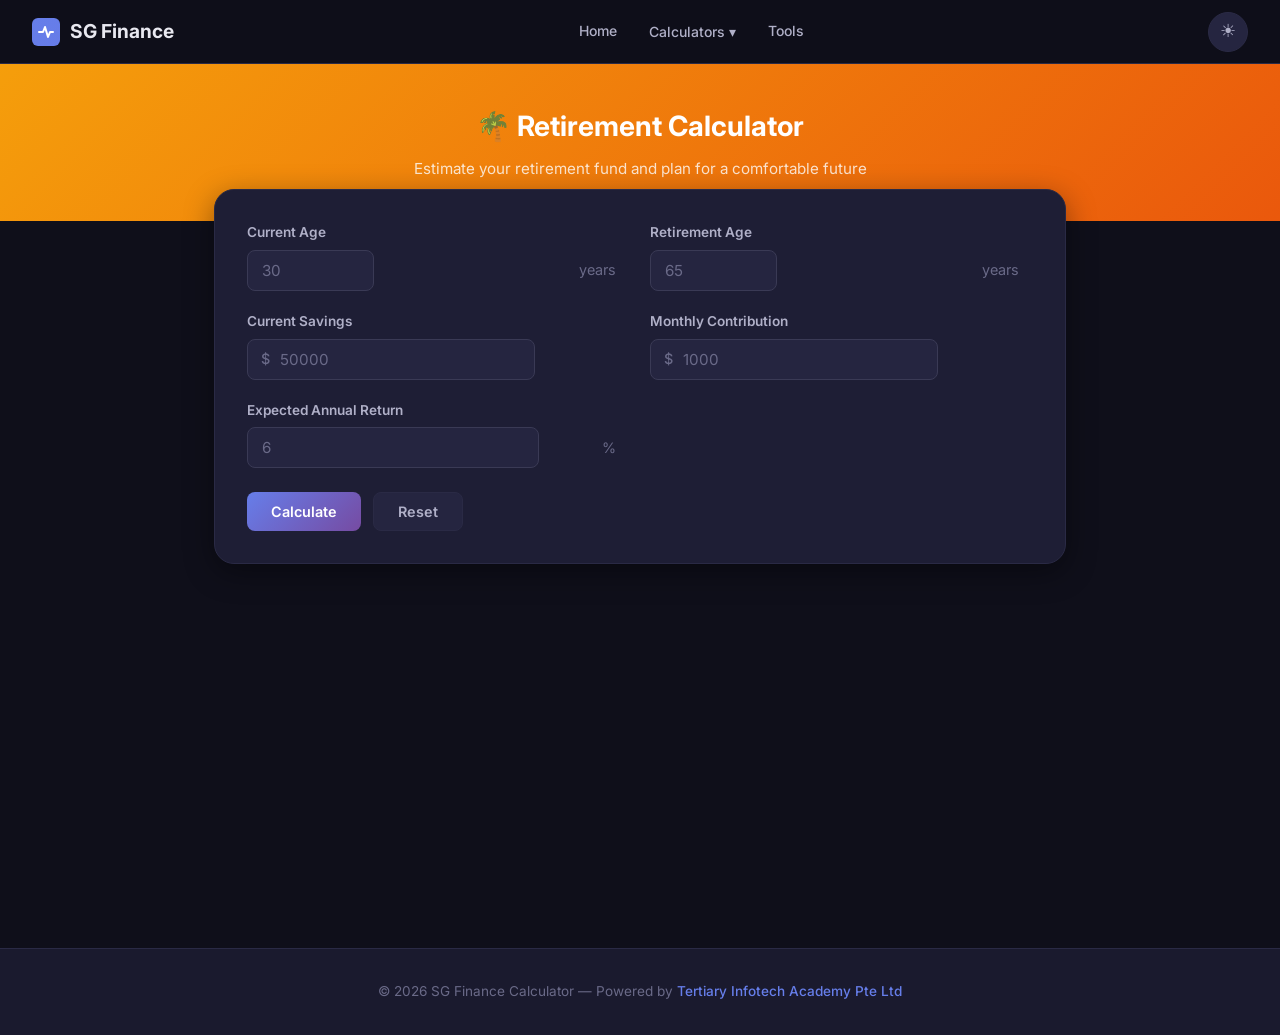
<file: retirement.html>
<!DOCTYPE html>
<html lang="en" data-theme="dark">
<head>
  <meta charset="UTF-8">
  <meta name="viewport" content="width=device-width, initial-scale=1.0">
  <title>Retirement Calculator - SG Finance</title>
  <link href="https://fonts.googleapis.com/css2?family=Inter:wght@400;500;600;700;800&display=swap" rel="stylesheet">
  <link rel="stylesheet" href="css/style.css">
</head>
<body>
  <nav class="navbar">
    <a href="index.html" class="nav-brand">
      <svg viewBox="0 0 28 28" fill="none"><rect width="28" height="28" rx="6" fill="url(#g)"/><path d="M7 14h4l2-5 3 10 2-5h3" stroke="#fff" stroke-width="2" stroke-linecap="round" stroke-linejoin="round"/><defs><linearGradient id="g" x1="0" y1="0" x2="28" y2="28"><stop stop-color="#667eea"/><stop offset="1" stop-color="#764ba2"/></linearGradient></defs></svg>
      SG Finance
    </a>
    <ul class="nav-links">
      <li><a href="index.html">Home</a></li>
      <li class="nav-dropdown">
        <button class="nav-dropdown-btn">Calculators &#9662;</button>
        <div class="nav-dropdown-menu">
          <a href="loan.html">Loan Calculator</a><a href="mortgage.html">Mortgage Calculator</a><a href="cpf.html">CPF Calculator</a><a href="savings.html">Savings Calculator</a><a href="investment.html">Investment Calculator</a><a href="budget.html">Budget Planner</a><a href="retirement.html">Retirement Calculator</a><a href="emergency.html">Emergency Fund</a><a href="dti.html">Debt-to-Income</a><a href="affordability.html">Affordability</a><a href="tools.html">More Tools</a>
        </div>
      </li>
      <li><a href="tools.html">Tools</a></li>
    </ul>
    <div class="nav-right">
      <button class="theme-toggle" aria-label="Toggle theme">&#9790;</button>
      <button class="hamburger" aria-label="Menu"><span></span><span></span><span></span></button>
    </div>
  </nav>

  <main class="calc-page">
    <div class="calc-header" style="background:linear-gradient(135deg,#f59e0b 0%,#ea580c 100%)">
      <h1>&#127796; Retirement Calculator</h1>
      <p>Estimate your retirement fund and plan for a comfortable future</p>
    </div>
    <div class="calc-body">
      <div class="calc-card">
        <form class="calc-form" id="retireForm" onsubmit="return false">
          <div class="form-grid">
            <div class="form-group">
              <label>Current Age</label>
              <div class="input-suffix"><input type="number" id="retAge" placeholder="30" min="18" max="80"><span>years</span></div>
              <span class="error-msg"></span>
            </div>
            <div class="form-group">
              <label>Retirement Age</label>
              <div class="input-suffix"><input type="number" id="retRetireAge" placeholder="65" min="30" max="90"><span>years</span></div>
              <span class="error-msg"></span>
            </div>
            <div class="form-group">
              <label>Current Savings</label>
              <div class="input-prefix"><span>$</span><input type="number" id="retSavings" placeholder="50000" min="0"></div>
              <span class="error-msg"></span>
            </div>
            <div class="form-group">
              <label>Monthly Contribution</label>
              <div class="input-prefix"><span>$</span><input type="number" id="retMonthly" placeholder="1000" min="0"></div>
              <span class="error-msg"></span>
            </div>
            <div class="form-group">
              <label>Expected Annual Return</label>
              <div class="input-suffix"><input type="number" id="retRate" placeholder="6" min="0" step="any"><span>%</span></div>
              <span class="error-msg"></span>
            </div>
          </div>
          <div class="btn-group">
            <button type="button" class="btn btn-primary" onclick="calculateRetirement()">Calculate</button>
            <button type="button" class="btn btn-secondary" onclick="resetForm('retireForm')">Reset</button>
          </div>
        </form>
        <div class="calc-results" id="retResults" style="display:none">
          <h3 style="margin-bottom:1rem;font-size:1rem;color:var(--text-secondary)">Retirement Projection</h3>
          <div class="result-grid">
            <div class="result-item result-highlight">
              <div class="result-label">Estimated Retirement Fund</div>
              <div class="result-value" id="resRetFund">—</div>
            </div>
            <div class="result-item">
              <div class="result-label">Years to Retirement</div>
              <div class="result-value" id="resRetYears">—</div>
            </div>
            <div class="result-item">
              <div class="result-label">Total Contributions</div>
              <div class="result-value" id="resRetContrib">—</div>
            </div>
            <div class="result-item">
              <div class="result-label">Investment Growth</div>
              <div class="result-value green" id="resRetGrowth">—</div>
            </div>
          </div>
          <div class="chart-container"><canvas id="retChart"></canvas></div>
          <div class="chart-legend" id="retLegend"></div>
          <div class="formula-box">
            <h4>&#128218; Note</h4>
            <p>This is a simplified projection. Actual returns may vary. Consider inflation, CPF contributions, and other income sources for a more complete picture.</p>
          </div>
        </div>
      </div>
    </div>
  </main>

  <footer class="footer">
    <p>&copy; 2026 SG Finance Calculator &mdash; Powered by <a href="https://www.tertiarycourses.com.sg/" target="_blank" rel="noopener">Tertiary Infotech Academy Pte Ltd</a></p>
  </footer>
  <script src="js/main.js"></script>
  <script src="js/retirement.js"></script>
</body>
</html>
</file>
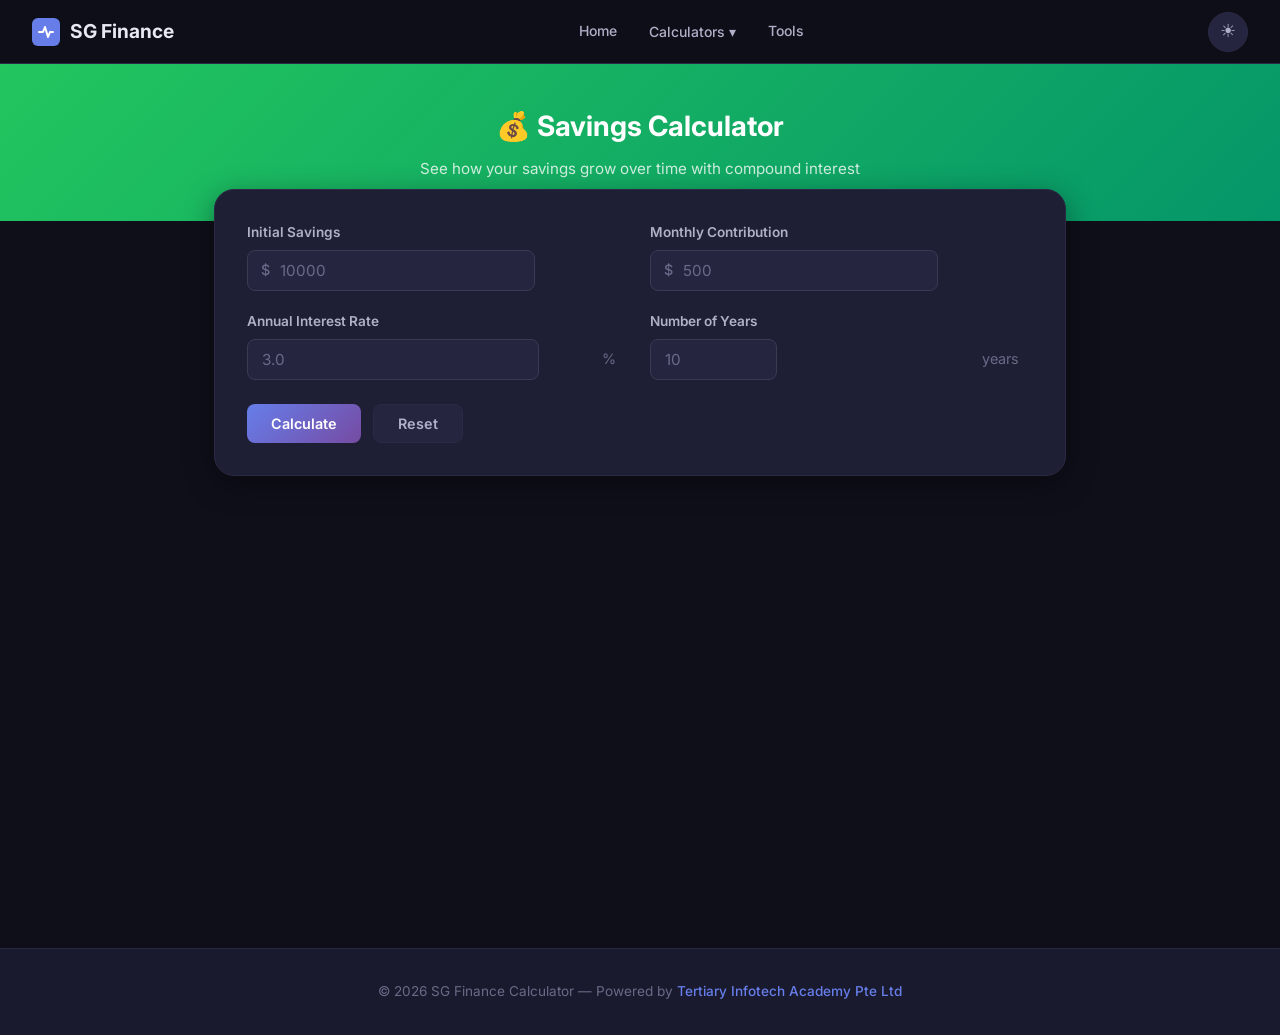
<file: savings.html>
<!DOCTYPE html>
<html lang="en" data-theme="dark">
<head>
  <meta charset="UTF-8">
  <meta name="viewport" content="width=device-width, initial-scale=1.0">
  <title>Savings Calculator - SG Finance</title>
  <link href="https://fonts.googleapis.com/css2?family=Inter:wght@400;500;600;700;800&display=swap" rel="stylesheet">
  <link rel="stylesheet" href="css/style.css">
</head>
<body>
  <nav class="navbar">
    <a href="index.html" class="nav-brand">
      <svg viewBox="0 0 28 28" fill="none"><rect width="28" height="28" rx="6" fill="url(#g)"/><path d="M7 14h4l2-5 3 10 2-5h3" stroke="#fff" stroke-width="2" stroke-linecap="round" stroke-linejoin="round"/><defs><linearGradient id="g" x1="0" y1="0" x2="28" y2="28"><stop stop-color="#667eea"/><stop offset="1" stop-color="#764ba2"/></linearGradient></defs></svg>
      SG Finance
    </a>
    <ul class="nav-links">
      <li><a href="index.html">Home</a></li>
      <li class="nav-dropdown">
        <button class="nav-dropdown-btn">Calculators &#9662;</button>
        <div class="nav-dropdown-menu">
          <a href="loan.html">Loan Calculator</a><a href="mortgage.html">Mortgage Calculator</a><a href="cpf.html">CPF Calculator</a><a href="savings.html">Savings Calculator</a><a href="investment.html">Investment Calculator</a><a href="budget.html">Budget Planner</a><a href="retirement.html">Retirement Calculator</a><a href="emergency.html">Emergency Fund</a><a href="dti.html">Debt-to-Income</a><a href="affordability.html">Affordability</a><a href="tools.html">More Tools</a>
        </div>
      </li>
      <li><a href="tools.html">Tools</a></li>
    </ul>
    <div class="nav-right">
      <button class="theme-toggle" aria-label="Toggle theme">&#9790;</button>
      <button class="hamburger" aria-label="Menu"><span></span><span></span><span></span></button>
    </div>
  </nav>

  <main class="calc-page">
    <div class="calc-header" style="background:linear-gradient(135deg,#22c55e 0%,#059669 100%)">
      <h1>&#128176; Savings Calculator</h1>
      <p>See how your savings grow over time with compound interest</p>
    </div>
    <div class="calc-body">
      <div class="calc-card">
        <form class="calc-form" id="savingsForm" onsubmit="return false">
          <div class="form-grid">
            <div class="form-group">
              <label>Initial Savings</label>
              <div class="input-prefix"><span>$</span><input type="number" id="savInitial" placeholder="10000" min="0"></div>
              <span class="error-msg"></span>
            </div>
            <div class="form-group">
              <label>Monthly Contribution</label>
              <div class="input-prefix"><span>$</span><input type="number" id="savMonthly" placeholder="500" min="0"></div>
              <span class="error-msg"></span>
            </div>
            <div class="form-group">
              <label>Annual Interest Rate</label>
              <div class="input-suffix"><input type="number" id="savRate" placeholder="3.0" min="0" step="any"><span>%</span></div>
              <span class="error-msg"></span>
            </div>
            <div class="form-group">
              <label>Number of Years</label>
              <div class="input-suffix"><input type="number" id="savYears" placeholder="10" min="1" max="60"><span>years</span></div>
              <span class="error-msg"></span>
            </div>
          </div>
          <div class="btn-group">
            <button type="button" class="btn btn-primary" onclick="calculateSavings()">Calculate</button>
            <button type="button" class="btn btn-secondary" onclick="resetForm('savingsForm')">Reset</button>
          </div>
        </form>
        <div class="calc-results" id="savResults" style="display:none">
          <h3 style="margin-bottom:1rem;font-size:1rem;color:var(--text-secondary)">Results</h3>
          <div class="result-grid">
            <div class="result-item result-highlight">
              <div class="result-label">Future Value</div>
              <div class="result-value" id="resFuture">—</div>
            </div>
            <div class="result-item">
              <div class="result-label">Total Contributions</div>
              <div class="result-value" id="resContrib">—</div>
            </div>
            <div class="result-item">
              <div class="result-label">Interest Earned</div>
              <div class="result-value green" id="resSavInterest">—</div>
            </div>
          </div>
          <div class="chart-container"><canvas id="savChart"></canvas></div>
          <div class="chart-legend" id="savLegend"></div>
          <div class="formula-box">
            <h4>&#128218; Formula</h4>
            <code>FV = P(1+r)^n + PMT &times; ((1+r)^n - 1) / r</code>
            <p>P = initial savings, PMT = monthly contribution, r = monthly rate, n = total months</p>
          </div>
        </div>
      </div>
    </div>
  </main>

  <footer class="footer">
    <p>&copy; 2026 SG Finance Calculator &mdash; Powered by <a href="https://www.tertiarycourses.com.sg/" target="_blank" rel="noopener">Tertiary Infotech Academy Pte Ltd</a></p>
  </footer>
  <script src="js/main.js"></script>
  <script src="js/savings.js"></script>
</body>
</html>
</file>
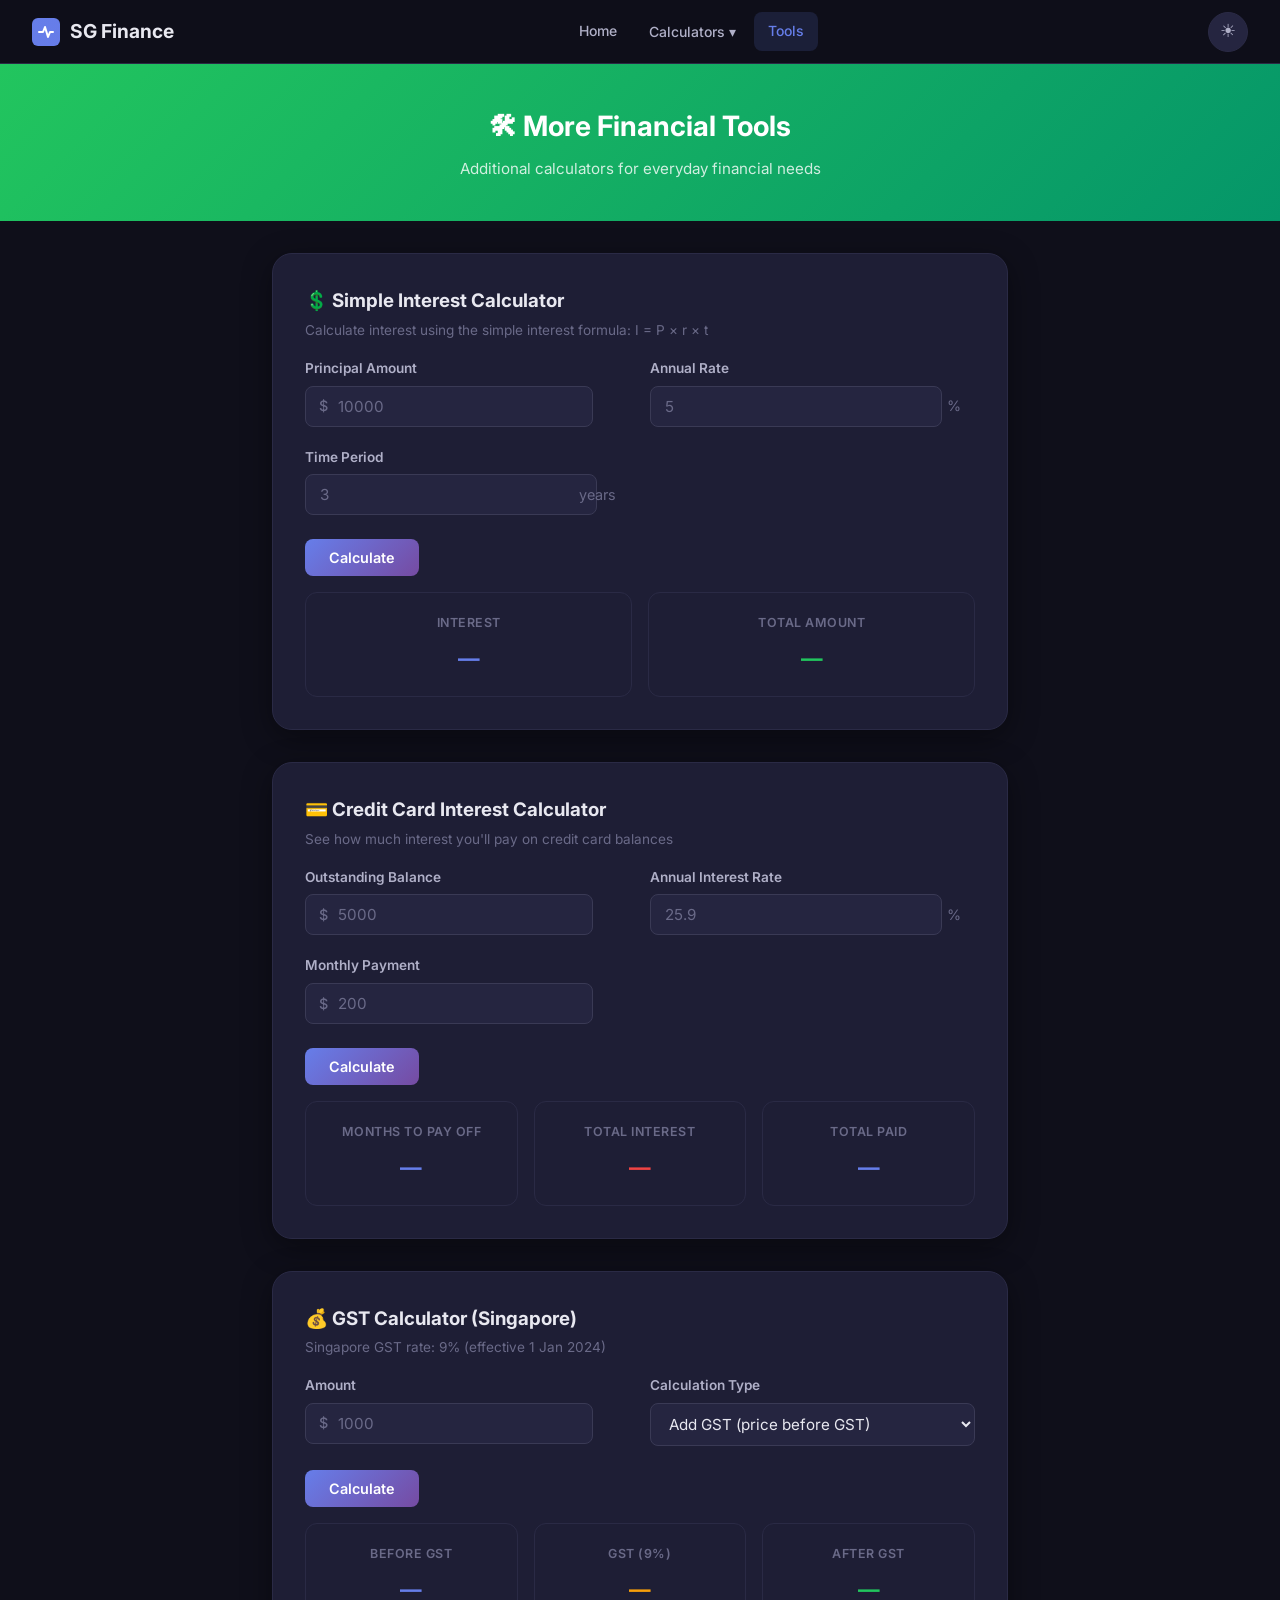
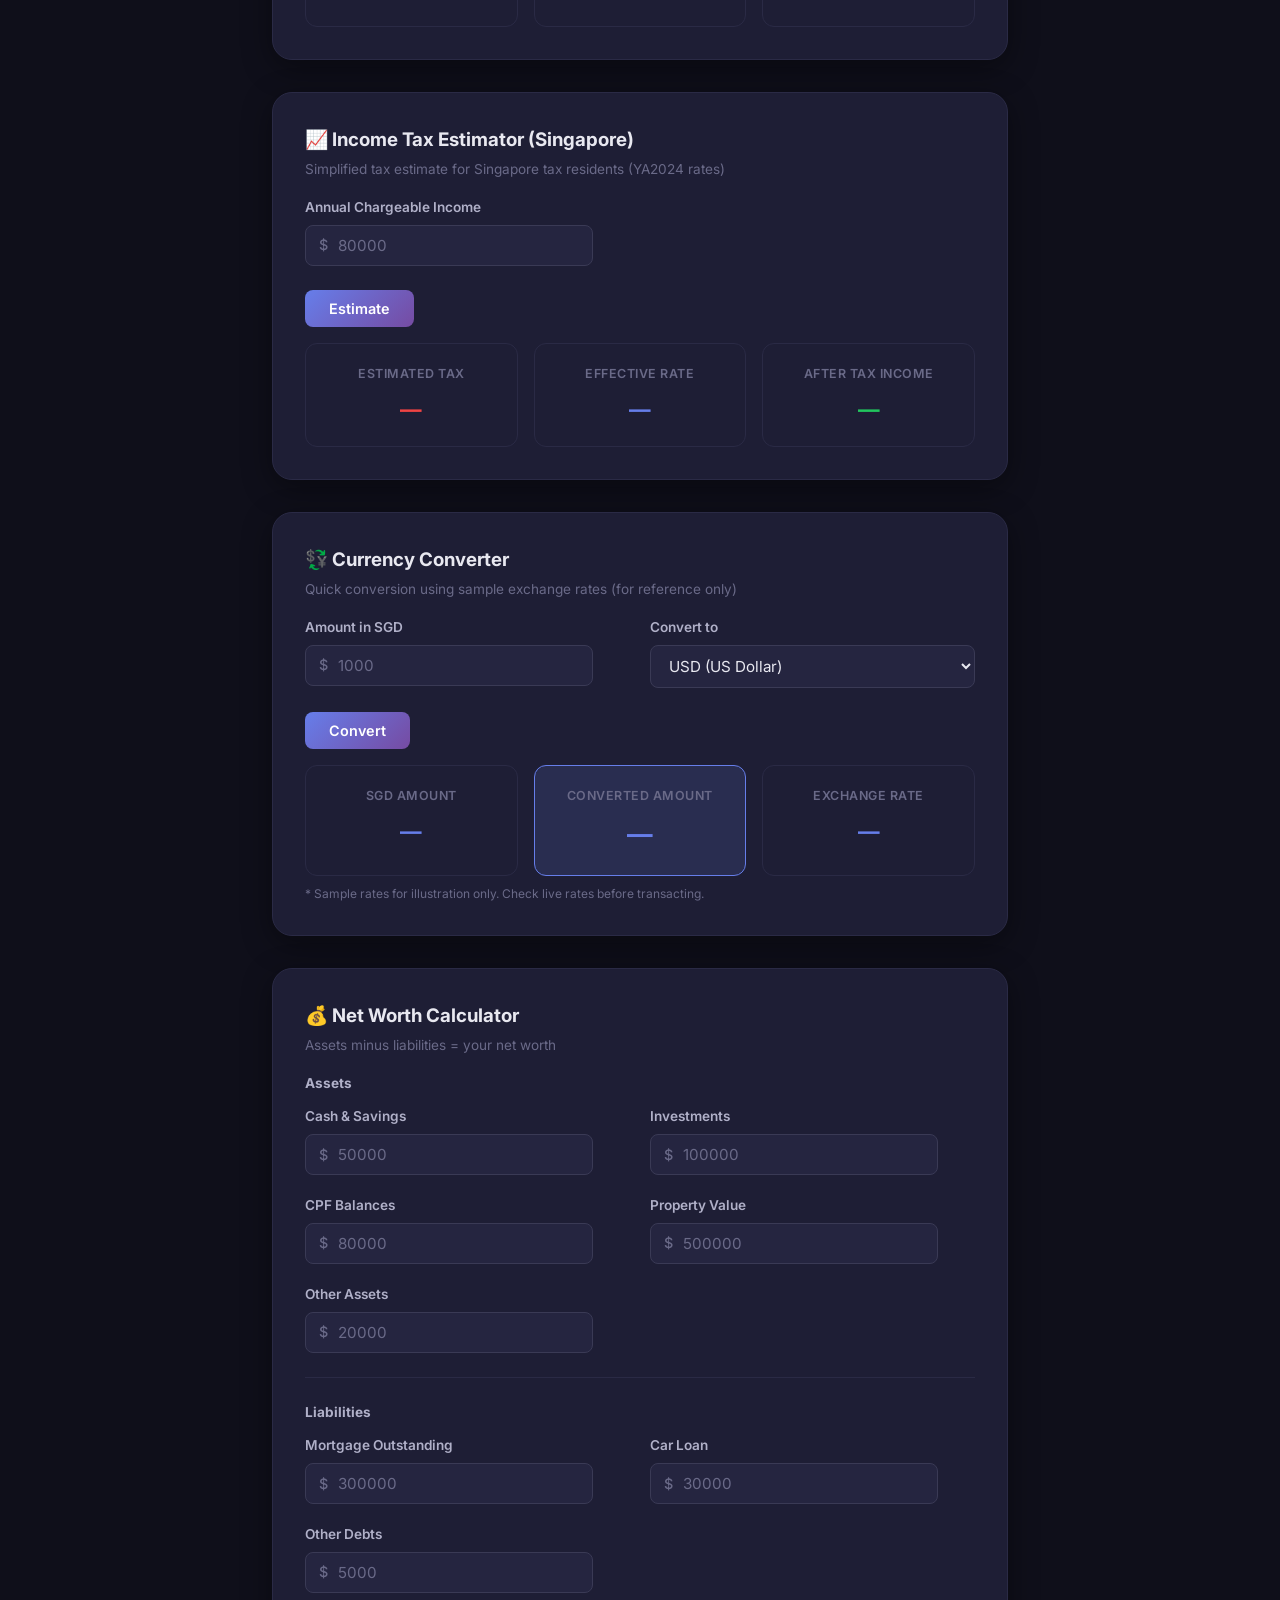
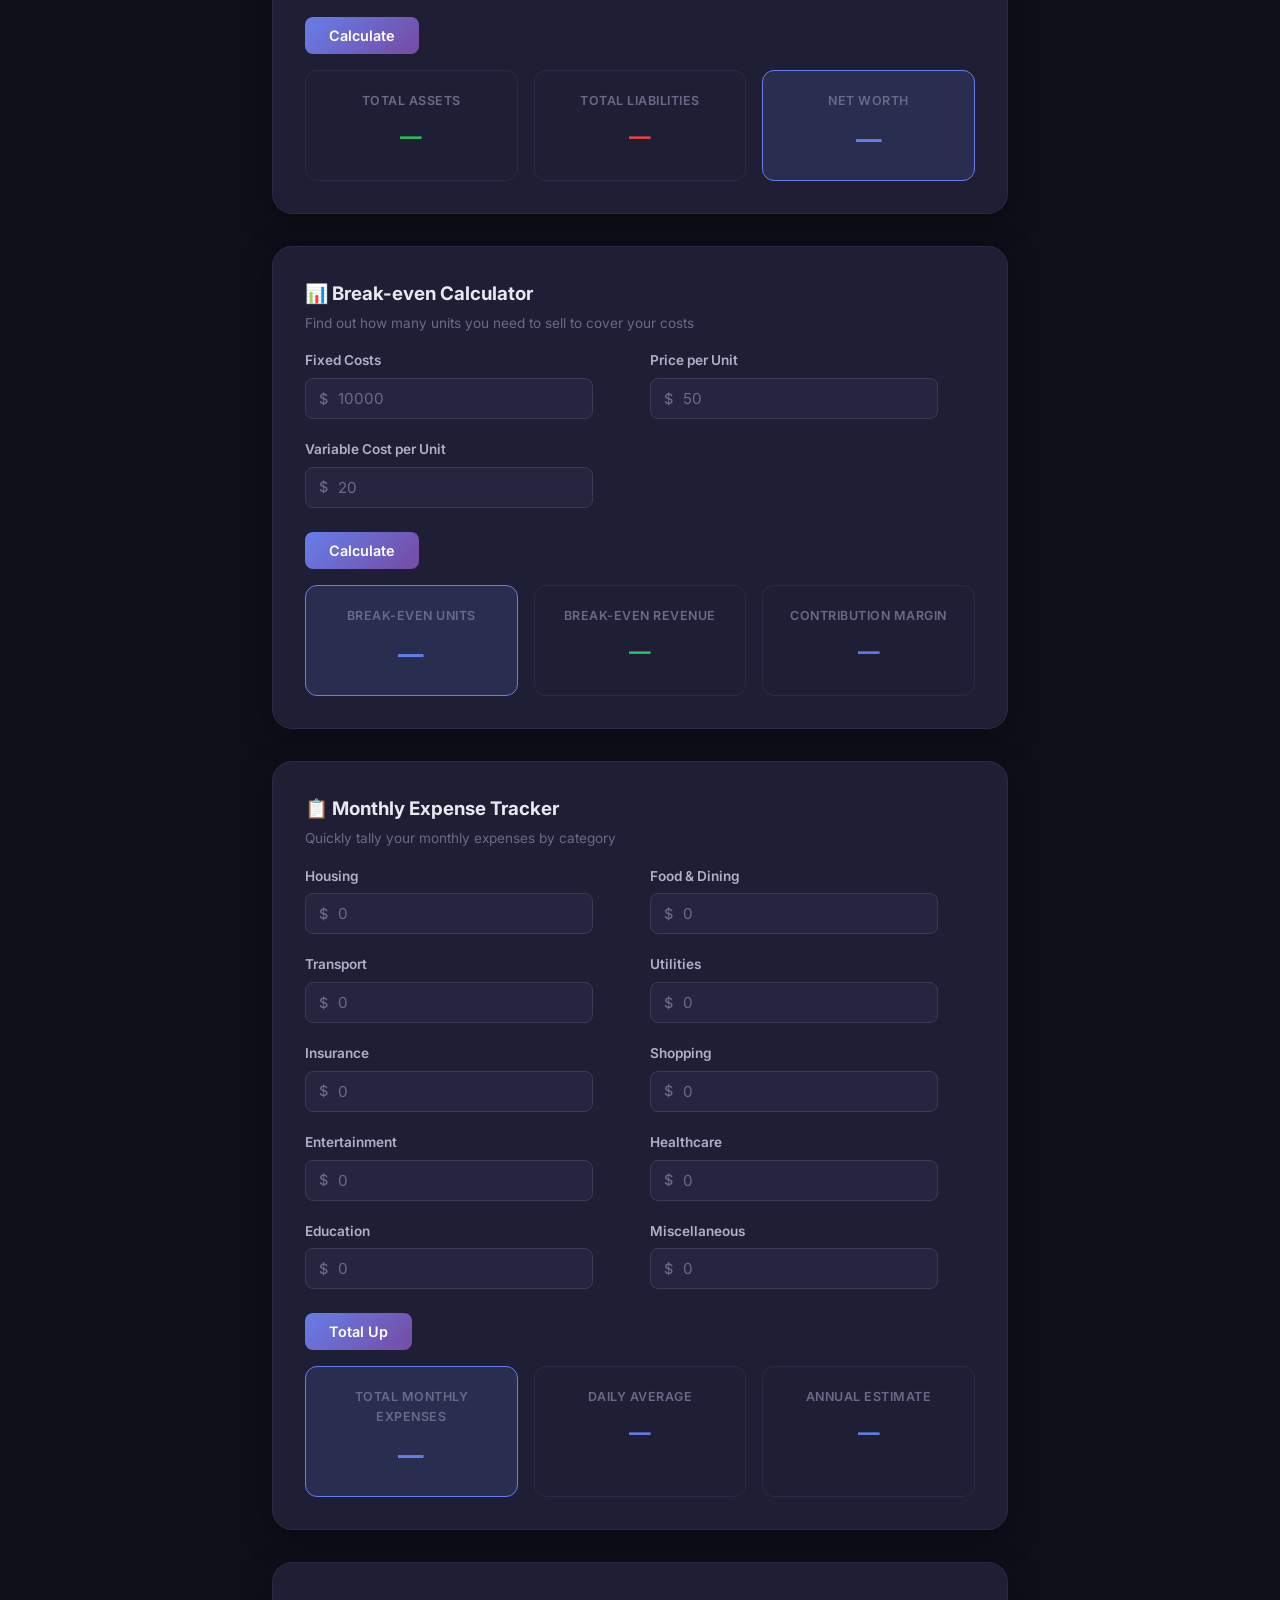
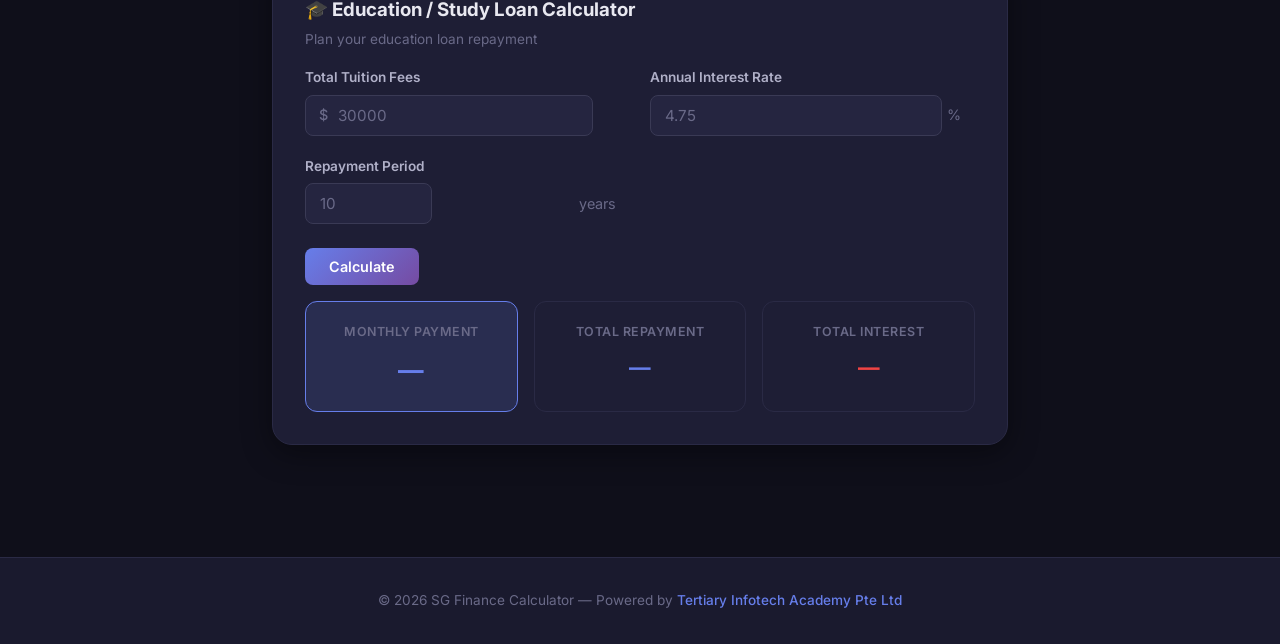
<file: tools.html>
<!DOCTYPE html>
<html lang="en" data-theme="dark">
<head>
  <meta charset="UTF-8">
  <meta name="viewport" content="width=device-width, initial-scale=1.0">
  <title>More Tools - SG Finance</title>
  <link href="https://fonts.googleapis.com/css2?family=Inter:wght@400;500;600;700;800&display=swap" rel="stylesheet">
  <link rel="stylesheet" href="css/style.css">
</head>
<body>
  <nav class="navbar">
    <a href="index.html" class="nav-brand">
      <svg viewBox="0 0 28 28" fill="none"><rect width="28" height="28" rx="6" fill="url(#g)"/><path d="M7 14h4l2-5 3 10 2-5h3" stroke="#fff" stroke-width="2" stroke-linecap="round" stroke-linejoin="round"/><defs><linearGradient id="g" x1="0" y1="0" x2="28" y2="28"><stop stop-color="#667eea"/><stop offset="1" stop-color="#764ba2"/></linearGradient></defs></svg>
      SG Finance
    </a>
    <ul class="nav-links">
      <li><a href="index.html">Home</a></li>
      <li class="nav-dropdown">
        <button class="nav-dropdown-btn">Calculators &#9662;</button>
        <div class="nav-dropdown-menu">
          <a href="loan.html">Loan Calculator</a><a href="mortgage.html">Mortgage Calculator</a><a href="cpf.html">CPF Calculator</a><a href="savings.html">Savings Calculator</a><a href="investment.html">Investment Calculator</a><a href="budget.html">Budget Planner</a><a href="retirement.html">Retirement Calculator</a><a href="emergency.html">Emergency Fund</a><a href="dti.html">Debt-to-Income</a><a href="affordability.html">Affordability</a><a href="tools.html">More Tools</a>
        </div>
      </li>
      <li><a href="tools.html">Tools</a></li>
    </ul>
    <div class="nav-right">
      <button class="theme-toggle" aria-label="Toggle theme">&#9790;</button>
      <button class="hamburger" aria-label="Menu"><span></span><span></span><span></span></button>
    </div>
  </nav>

  <main class="calc-page">
    <div class="calc-header" style="background:linear-gradient(135deg,#22c55e 0%,#059669 100%)">
      <h1>&#128736; More Financial Tools</h1>
      <p>Additional calculators for everyday financial needs</p>
    </div>

    <div class="container-sm" style="padding-top:2rem">

      <!-- Simple Interest -->
      <div class="calc-card" style="margin-bottom:2rem">
        <div class="calc-form">
          <h3 style="margin-bottom:0.25rem">&#128178; Simple Interest Calculator</h3>
          <p style="font-size:0.85rem;color:var(--text-muted);margin-bottom:1rem">Calculate interest using the simple interest formula: I = P &times; r &times; t</p>
          <div class="form-grid">
            <div class="form-group">
              <label>Principal Amount</label>
              <div class="input-prefix"><span>$</span><input type="number" id="siPrincipal" placeholder="10000" min="1"></div>
              <span class="error-msg"></span>
            </div>
            <div class="form-group">
              <label>Annual Rate</label>
              <div class="input-suffix"><input type="number" id="siRate" placeholder="5" min="0.01" step="any"><span>%</span></div>
              <span class="error-msg"></span>
            </div>
            <div class="form-group">
              <label>Time Period</label>
              <div class="input-suffix"><input type="number" id="siYears" placeholder="3" min="0.1" step="any"><span>years</span></div>
              <span class="error-msg"></span>
            </div>
          </div>
          <div class="btn-group">
            <button class="btn btn-primary" onclick="calcSimpleInterest()">Calculate</button>
          </div>
          <div class="result-grid" style="margin-top:1rem" id="siResults" hidden>
            <div class="result-item"><div class="result-label">Interest</div><div class="result-value" id="siInterest">—</div></div>
            <div class="result-item"><div class="result-label">Total Amount</div><div class="result-value green" id="siTotal">—</div></div>
          </div>
        </div>
      </div>

      <!-- Credit Card Interest -->
      <div class="calc-card" style="margin-bottom:2rem">
        <div class="calc-form">
          <h3 style="margin-bottom:0.25rem">&#128179; Credit Card Interest Calculator</h3>
          <p style="font-size:0.85rem;color:var(--text-muted);margin-bottom:1rem">See how much interest you'll pay on credit card balances</p>
          <div class="form-grid">
            <div class="form-group">
              <label>Outstanding Balance</label>
              <div class="input-prefix"><span>$</span><input type="number" id="ccBalance" placeholder="5000" min="1"></div>
              <span class="error-msg"></span>
            </div>
            <div class="form-group">
              <label>Annual Interest Rate</label>
              <div class="input-suffix"><input type="number" id="ccRate" placeholder="25.9" min="0.01" step="any"><span>%</span></div>
              <span class="error-msg"></span>
            </div>
            <div class="form-group">
              <label>Monthly Payment</label>
              <div class="input-prefix"><span>$</span><input type="number" id="ccPayment" placeholder="200" min="1"></div>
              <span class="error-msg"></span>
            </div>
          </div>
          <div class="btn-group">
            <button class="btn btn-primary" onclick="calcCreditCard()">Calculate</button>
          </div>
          <div class="result-grid" style="margin-top:1rem" id="ccResults" hidden>
            <div class="result-item"><div class="result-label">Months to Pay Off</div><div class="result-value" id="ccMonths">—</div></div>
            <div class="result-item"><div class="result-label">Total Interest</div><div class="result-value red" id="ccInterest">—</div></div>
            <div class="result-item"><div class="result-label">Total Paid</div><div class="result-value" id="ccTotal">—</div></div>
          </div>
        </div>
      </div>

      <!-- GST Calculator -->
      <div class="calc-card" style="margin-bottom:2rem">
        <div class="calc-form">
          <h3 style="margin-bottom:0.25rem">&#128176; GST Calculator (Singapore)</h3>
          <p style="font-size:0.85rem;color:var(--text-muted);margin-bottom:1rem">Singapore GST rate: 9% (effective 1 Jan 2024)</p>
          <div class="form-grid">
            <div class="form-group">
              <label>Amount</label>
              <div class="input-prefix"><span>$</span><input type="number" id="gstAmount" placeholder="1000" min="0.01" step="any"></div>
              <span class="error-msg"></span>
            </div>
            <div class="form-group">
              <label>Calculation Type</label>
              <select id="gstType">
                <option value="add">Add GST (price before GST)</option>
                <option value="remove">Remove GST (price includes GST)</option>
              </select>
            </div>
          </div>
          <div class="btn-group">
            <button class="btn btn-primary" onclick="calcGST()">Calculate</button>
          </div>
          <div class="result-grid" style="margin-top:1rem" id="gstResults" hidden>
            <div class="result-item"><div class="result-label">Before GST</div><div class="result-value" id="gstBefore">—</div></div>
            <div class="result-item"><div class="result-label">GST (9%)</div><div class="result-value orange" id="gstTax">—</div></div>
            <div class="result-item"><div class="result-label">After GST</div><div class="result-value green" id="gstAfter">—</div></div>
          </div>
        </div>
      </div>

      <!-- Income Tax Estimator -->
      <div class="calc-card" style="margin-bottom:2rem">
        <div class="calc-form">
          <h3 style="margin-bottom:0.25rem">&#128200; Income Tax Estimator (Singapore)</h3>
          <p style="font-size:0.85rem;color:var(--text-muted);margin-bottom:1rem">Simplified tax estimate for Singapore tax residents (YA2024 rates)</p>
          <div class="form-grid">
            <div class="form-group">
              <label>Annual Chargeable Income</label>
              <div class="input-prefix"><span>$</span><input type="number" id="taxIncome" placeholder="80000" min="0"></div>
              <span class="error-msg"></span>
            </div>
          </div>
          <div class="btn-group">
            <button class="btn btn-primary" onclick="calcIncomeTax()">Estimate</button>
          </div>
          <div class="result-grid" style="margin-top:1rem" id="taxResults" hidden>
            <div class="result-item"><div class="result-label">Estimated Tax</div><div class="result-value red" id="taxAmount">—</div></div>
            <div class="result-item"><div class="result-label">Effective Rate</div><div class="result-value" id="taxEffRate">—</div></div>
            <div class="result-item"><div class="result-label">After Tax Income</div><div class="result-value green" id="taxAfter">—</div></div>
          </div>
        </div>
      </div>

      <!-- Currency Converter -->
      <div class="calc-card" style="margin-bottom:2rem">
        <div class="calc-form">
          <h3 style="margin-bottom:0.25rem">&#128177; Currency Converter</h3>
          <p style="font-size:0.85rem;color:var(--text-muted);margin-bottom:1rem">Quick conversion using sample exchange rates (for reference only)</p>
          <div class="form-grid">
            <div class="form-group">
              <label>Amount in SGD</label>
              <div class="input-prefix"><span>$</span><input type="number" id="fxAmount" placeholder="1000" min="0.01" step="any"></div>
              <span class="error-msg"></span>
            </div>
            <div class="form-group">
              <label>Convert to</label>
              <select id="fxCurrency">
                <option value="0.74">USD (US Dollar)</option>
                <option value="0.69">EUR (Euro)</option>
                <option value="0.59">GBP (British Pound)</option>
                <option value="112.50">JPY (Japanese Yen)</option>
                <option value="5.38">CNY (Chinese Yuan)</option>
                <option value="0.98">AUD (Australian Dollar)</option>
                <option value="3.48">MYR (Malaysian Ringgit)</option>
                <option value="27.25">THB (Thai Baht)</option>
                <option value="11600">IDR (Indonesian Rupiah)</option>
                <option value="41.80">PHP (Philippine Peso)</option>
              </select>
            </div>
          </div>
          <div class="btn-group">
            <button class="btn btn-primary" onclick="calcCurrency()">Convert</button>
          </div>
          <div class="result-grid" style="margin-top:1rem" id="fxResults" hidden>
            <div class="result-item"><div class="result-label">SGD Amount</div><div class="result-value" id="fxSGD">—</div></div>
            <div class="result-item result-highlight"><div class="result-label">Converted Amount</div><div class="result-value" id="fxConverted">—</div></div>
            <div class="result-item"><div class="result-label">Exchange Rate</div><div class="result-value" id="fxRate">—</div></div>
          </div>
          <p style="font-size:0.75rem;color:var(--text-muted);margin-top:0.5rem">* Sample rates for illustration only. Check live rates before transacting.</p>
        </div>
      </div>

      <!-- Net Worth Calculator -->
      <div class="calc-card" style="margin-bottom:2rem">
        <div class="calc-form">
          <h3 style="margin-bottom:0.25rem">&#128176; Net Worth Calculator</h3>
          <p style="font-size:0.85rem;color:var(--text-muted);margin-bottom:1rem">Assets minus liabilities = your net worth</p>
          <h4 style="margin-bottom:0.75rem;font-size:0.85rem;color:var(--text-secondary)">Assets</h4>
          <div class="form-grid">
            <div class="form-group">
              <label>Cash & Savings</label>
              <div class="input-prefix"><span>$</span><input type="number" id="nwCash" placeholder="50000" min="0"></div>
            </div>
            <div class="form-group">
              <label>Investments</label>
              <div class="input-prefix"><span>$</span><input type="number" id="nwInvest" placeholder="100000" min="0"></div>
            </div>
            <div class="form-group">
              <label>CPF Balances</label>
              <div class="input-prefix"><span>$</span><input type="number" id="nwCPF" placeholder="80000" min="0"></div>
            </div>
            <div class="form-group">
              <label>Property Value</label>
              <div class="input-prefix"><span>$</span><input type="number" id="nwProperty" placeholder="500000" min="0"></div>
            </div>
            <div class="form-group">
              <label>Other Assets</label>
              <div class="input-prefix"><span>$</span><input type="number" id="nwOther" placeholder="20000" min="0"></div>
            </div>
          </div>
          <hr class="divider">
          <h4 style="margin-bottom:0.75rem;font-size:0.85rem;color:var(--text-secondary)">Liabilities</h4>
          <div class="form-grid">
            <div class="form-group">
              <label>Mortgage Outstanding</label>
              <div class="input-prefix"><span>$</span><input type="number" id="nwMortgage" placeholder="300000" min="0"></div>
            </div>
            <div class="form-group">
              <label>Car Loan</label>
              <div class="input-prefix"><span>$</span><input type="number" id="nwCarLoan" placeholder="30000" min="0"></div>
            </div>
            <div class="form-group">
              <label>Other Debts</label>
              <div class="input-prefix"><span>$</span><input type="number" id="nwDebt" placeholder="5000" min="0"></div>
            </div>
          </div>
          <div class="btn-group">
            <button class="btn btn-primary" onclick="calcNetWorth()">Calculate</button>
          </div>
          <div class="result-grid" style="margin-top:1rem" id="nwResults" hidden>
            <div class="result-item"><div class="result-label">Total Assets</div><div class="result-value green" id="nwAssets">—</div></div>
            <div class="result-item"><div class="result-label">Total Liabilities</div><div class="result-value red" id="nwLiabilities">—</div></div>
            <div class="result-item result-highlight"><div class="result-label">Net Worth</div><div class="result-value" id="nwTotal">—</div></div>
          </div>
        </div>
      </div>

      <!-- Break-even Calculator -->
      <div class="calc-card" style="margin-bottom:2rem">
        <div class="calc-form">
          <h3 style="margin-bottom:0.25rem">&#128202; Break-even Calculator</h3>
          <p style="font-size:0.85rem;color:var(--text-muted);margin-bottom:1rem">Find out how many units you need to sell to cover your costs</p>
          <div class="form-grid">
            <div class="form-group">
              <label>Fixed Costs</label>
              <div class="input-prefix"><span>$</span><input type="number" id="beFixed" placeholder="10000" min="0"></div>
              <span class="error-msg"></span>
            </div>
            <div class="form-group">
              <label>Price per Unit</label>
              <div class="input-prefix"><span>$</span><input type="number" id="bePrice" placeholder="50" min="0.01" step="any"></div>
              <span class="error-msg"></span>
            </div>
            <div class="form-group">
              <label>Variable Cost per Unit</label>
              <div class="input-prefix"><span>$</span><input type="number" id="beCost" placeholder="20" min="0" step="any"></div>
              <span class="error-msg"></span>
            </div>
          </div>
          <div class="btn-group">
            <button class="btn btn-primary" onclick="calcBreakeven()">Calculate</button>
          </div>
          <div class="result-grid" style="margin-top:1rem" id="beResults" hidden>
            <div class="result-item result-highlight"><div class="result-label">Break-even Units</div><div class="result-value" id="beUnits">—</div></div>
            <div class="result-item"><div class="result-label">Break-even Revenue</div><div class="result-value green" id="beRevenue">—</div></div>
            <div class="result-item"><div class="result-label">Contribution Margin</div><div class="result-value" id="beMargin">—</div></div>
          </div>
        </div>
      </div>

      <!-- Monthly Expense Tracker -->
      <div class="calc-card" style="margin-bottom:2rem">
        <div class="calc-form">
          <h3 style="margin-bottom:0.25rem">&#128203; Monthly Expense Tracker</h3>
          <p style="font-size:0.85rem;color:var(--text-muted);margin-bottom:1rem">Quickly tally your monthly expenses by category</p>
          <div class="form-grid">
            <div class="form-group"><label>Housing</label><div class="input-prefix"><span>$</span><input type="number" class="expense-input" placeholder="0" min="0"></div></div>
            <div class="form-group"><label>Food & Dining</label><div class="input-prefix"><span>$</span><input type="number" class="expense-input" placeholder="0" min="0"></div></div>
            <div class="form-group"><label>Transport</label><div class="input-prefix"><span>$</span><input type="number" class="expense-input" placeholder="0" min="0"></div></div>
            <div class="form-group"><label>Utilities</label><div class="input-prefix"><span>$</span><input type="number" class="expense-input" placeholder="0" min="0"></div></div>
            <div class="form-group"><label>Insurance</label><div class="input-prefix"><span>$</span><input type="number" class="expense-input" placeholder="0" min="0"></div></div>
            <div class="form-group"><label>Shopping</label><div class="input-prefix"><span>$</span><input type="number" class="expense-input" placeholder="0" min="0"></div></div>
            <div class="form-group"><label>Entertainment</label><div class="input-prefix"><span>$</span><input type="number" class="expense-input" placeholder="0" min="0"></div></div>
            <div class="form-group"><label>Healthcare</label><div class="input-prefix"><span>$</span><input type="number" class="expense-input" placeholder="0" min="0"></div></div>
            <div class="form-group"><label>Education</label><div class="input-prefix"><span>$</span><input type="number" class="expense-input" placeholder="0" min="0"></div></div>
            <div class="form-group"><label>Miscellaneous</label><div class="input-prefix"><span>$</span><input type="number" class="expense-input" placeholder="0" min="0"></div></div>
          </div>
          <div class="btn-group">
            <button class="btn btn-primary" onclick="calcExpenses()">Total Up</button>
          </div>
          <div class="result-grid" style="margin-top:1rem" id="expResults" hidden>
            <div class="result-item result-highlight"><div class="result-label">Total Monthly Expenses</div><div class="result-value" id="expTotal">—</div></div>
            <div class="result-item"><div class="result-label">Daily Average</div><div class="result-value" id="expDaily">—</div></div>
            <div class="result-item"><div class="result-label">Annual Estimate</div><div class="result-value" id="expAnnual">—</div></div>
          </div>
        </div>
      </div>

      <!-- Education Loan Calculator -->
      <div class="calc-card" style="margin-bottom:2rem">
        <div class="calc-form">
          <h3 style="margin-bottom:0.25rem">&#127891; Education / Study Loan Calculator</h3>
          <p style="font-size:0.85rem;color:var(--text-muted);margin-bottom:1rem">Plan your education loan repayment</p>
          <div class="form-grid">
            <div class="form-group">
              <label>Total Tuition Fees</label>
              <div class="input-prefix"><span>$</span><input type="number" id="eduLoan" placeholder="30000" min="1"></div>
              <span class="error-msg"></span>
            </div>
            <div class="form-group">
              <label>Annual Interest Rate</label>
              <div class="input-suffix"><input type="number" id="eduRate" placeholder="4.75" min="0" step="any"><span>%</span></div>
              <span class="error-msg"></span>
            </div>
            <div class="form-group">
              <label>Repayment Period</label>
              <div class="input-suffix"><input type="number" id="eduYears" placeholder="10" min="1" max="30"><span>years</span></div>
              <span class="error-msg"></span>
            </div>
          </div>
          <div class="btn-group">
            <button class="btn btn-primary" onclick="calcEduLoan()">Calculate</button>
          </div>
          <div class="result-grid" style="margin-top:1rem" id="eduResults" hidden>
            <div class="result-item result-highlight"><div class="result-label">Monthly Payment</div><div class="result-value" id="eduMonthly">—</div></div>
            <div class="result-item"><div class="result-label">Total Repayment</div><div class="result-value" id="eduTotal">—</div></div>
            <div class="result-item"><div class="result-label">Total Interest</div><div class="result-value red" id="eduInterest">—</div></div>
          </div>
        </div>
      </div>

    </div>
  </main>

  <footer class="footer">
    <p>&copy; 2026 SG Finance Calculator &mdash; Powered by <a href="https://www.tertiarycourses.com.sg/" target="_blank" rel="noopener">Tertiary Infotech Academy Pte Ltd</a></p>
  </footer>
  <script src="js/main.js"></script>
  <script src="js/tools.js"></script>
</body>
</html>
</file>
<file: css/style.css>
/* ============================================
   SG Finance Calculator - Main Stylesheet
   ============================================ */

/* CSS Custom Properties */
:root {
  /* Light Theme */
  --bg-primary: #f5f7fa;
  --bg-secondary: #ffffff;
  --bg-card: #ffffff;
  --bg-input: #f0f2f5;
  --bg-nav: rgba(255, 255, 255, 0.95);
  --bg-hero: linear-gradient(135deg, #667eea 0%, #764ba2 100%);
  --bg-accent: linear-gradient(135deg, #667eea 0%, #764ba2 100%);
  --text-primary: #1a1a2e;
  --text-secondary: #4a4a6a;
  --text-muted: #8888a0;
  --text-on-accent: #ffffff;
  --border-color: #e2e8f0;
  --border-input: #d1d5db;
  --shadow-sm: 0 1px 3px rgba(0, 0, 0, 0.06);
  --shadow-md: 0 4px 12px rgba(0, 0, 0, 0.08);
  --shadow-lg: 0 8px 30px rgba(0, 0, 0, 0.1);
  --shadow-card: 0 2px 8px rgba(0, 0, 0, 0.06);
  --accent: #667eea;
  --accent-hover: #5a6fd6;
  --accent-light: rgba(102, 126, 234, 0.1);
  --success: #22c55e;
  --success-light: rgba(34, 197, 94, 0.1);
  --warning: #f59e0b;
  --warning-light: rgba(245, 158, 11, 0.1);
  --danger: #ef4444;
  --danger-light: rgba(239, 68, 68, 0.1);
  --info: #3b82f6;
  --info-light: rgba(59, 130, 246, 0.1);
  --radius-sm: 8px;
  --radius-md: 12px;
  --radius-lg: 16px;
  --radius-xl: 20px;
  --transition: all 0.3s cubic-bezier(0.4, 0, 0.2, 1);
  --font-main: 'Inter', -apple-system, BlinkMacSystemFont, 'Segoe UI', Roboto, sans-serif;
  --font-mono: 'JetBrains Mono', 'Fira Code', monospace;
}

[data-theme="dark"] {
  --bg-primary: #0f0f1a;
  --bg-secondary: #1a1a2e;
  --bg-card: #1e1e35;
  --bg-input: #252540;
  --bg-nav: rgba(15, 15, 26, 0.95);
  --bg-hero: linear-gradient(135deg, #4a3f8a 0%, #5c2d82 100%);
  --text-primary: #e8e8f0;
  --text-secondary: #b0b0c8;
  --text-muted: #6a6a88;
  --border-color: #2a2a45;
  --border-input: #3a3a55;
  --shadow-sm: 0 1px 3px rgba(0, 0, 0, 0.2);
  --shadow-md: 0 4px 12px rgba(0, 0, 0, 0.3);
  --shadow-lg: 0 8px 30px rgba(0, 0, 0, 0.4);
  --shadow-card: 0 2px 8px rgba(0, 0, 0, 0.2);
  --accent-light: rgba(102, 126, 234, 0.15);
  --success-light: rgba(34, 197, 94, 0.15);
  --warning-light: rgba(245, 158, 11, 0.15);
  --danger-light: rgba(239, 68, 68, 0.15);
  --info-light: rgba(59, 130, 246, 0.15);
}

/* Reset & Base */
*, *::before, *::after {
  margin: 0;
  padding: 0;
  box-sizing: border-box;
}

html {
  scroll-behavior: smooth;
}

body {
  font-family: var(--font-main);
  background: var(--bg-primary);
  color: var(--text-primary);
  line-height: 1.6;
  min-height: 100vh;
  transition: background 0.3s ease, color 0.3s ease;
}

a {
  color: var(--accent);
  text-decoration: none;
  transition: var(--transition);
}

a:hover {
  color: var(--accent-hover);
}

/* Navigation */
.navbar {
  position: fixed;
  top: 0;
  left: 0;
  right: 0;
  z-index: 1000;
  background: var(--bg-nav);
  backdrop-filter: blur(20px);
  -webkit-backdrop-filter: blur(20px);
  border-bottom: 1px solid var(--border-color);
  padding: 0 2rem;
  height: 64px;
  display: flex;
  align-items: center;
  justify-content: space-between;
  transition: var(--transition);
}

.nav-brand {
  display: flex;
  align-items: center;
  gap: 10px;
  font-weight: 700;
  font-size: 1.2rem;
  color: var(--text-primary);
}

.nav-brand svg {
  width: 28px;
  height: 28px;
}

.nav-links {
  display: flex;
  align-items: center;
  gap: 4px;
  list-style: none;
}

.nav-links a {
  display: flex;
  align-items: center;
  gap: 6px;
  padding: 8px 14px;
  border-radius: var(--radius-sm);
  color: var(--text-secondary);
  font-size: 0.875rem;
  font-weight: 500;
  transition: var(--transition);
  white-space: nowrap;
}

.nav-links a:hover,
.nav-links a.active {
  background: var(--accent-light);
  color: var(--accent);
}

.nav-right {
  display: flex;
  align-items: center;
  gap: 12px;
}

/* Theme Toggle */
.theme-toggle {
  background: var(--bg-input);
  border: 1px solid var(--border-color);
  border-radius: 50%;
  width: 40px;
  height: 40px;
  display: flex;
  align-items: center;
  justify-content: center;
  cursor: pointer;
  transition: var(--transition);
  color: var(--text-secondary);
  font-size: 1.1rem;
}

.theme-toggle:hover {
  background: var(--accent-light);
  color: var(--accent);
  border-color: var(--accent);
}

/* Mobile Menu */
.hamburger {
  display: none;
  flex-direction: column;
  gap: 5px;
  background: none;
  border: none;
  cursor: pointer;
  padding: 6px;
}

.hamburger span {
  width: 24px;
  height: 2px;
  background: var(--text-primary);
  border-radius: 2px;
  transition: var(--transition);
}

/* Dropdown for nav */
.nav-dropdown {
  position: relative;
}

.nav-dropdown-btn {
  display: flex;
  align-items: center;
  gap: 6px;
  padding: 8px 14px;
  border-radius: var(--radius-sm);
  color: var(--text-secondary);
  font-size: 0.875rem;
  font-weight: 500;
  cursor: pointer;
  transition: var(--transition);
  background: none;
  border: none;
  font-family: inherit;
}

.nav-dropdown-btn:hover {
  background: var(--accent-light);
  color: var(--accent);
}

.nav-dropdown-menu {
  position: absolute;
  top: 100%;
  left: 0;
  background: var(--bg-card);
  border: 1px solid var(--border-color);
  border-radius: var(--radius-md);
  box-shadow: var(--shadow-lg);
  padding: 8px;
  min-width: 220px;
  opacity: 0;
  visibility: hidden;
  transform: translateY(8px);
  transition: var(--transition);
  z-index: 100;
}

.nav-dropdown:hover .nav-dropdown-menu {
  opacity: 1;
  visibility: visible;
  transform: translateY(0);
}

.nav-dropdown-menu a {
  display: flex;
  align-items: center;
  gap: 8px;
  padding: 8px 12px;
  border-radius: var(--radius-sm);
  color: var(--text-secondary);
  font-size: 0.85rem;
}

.nav-dropdown-menu a:hover {
  background: var(--accent-light);
  color: var(--accent);
}

/* Main Content */
.main-content {
  padding-top: 64px;
  min-height: 100vh;
}

/* Hero Section */
.hero {
  background: var(--bg-hero);
  padding: 4rem 2rem;
  text-align: center;
  position: relative;
  overflow: hidden;
}

.hero::before {
  content: '';
  position: absolute;
  top: 0;
  left: 0;
  right: 0;
  bottom: 0;
  background: url("data:image/svg+xml,%3Csvg width='60' height='60' viewBox='0 0 60 60' xmlns='http://www.w3.org/2000/svg'%3E%3Cg fill='none' fill-rule='evenodd'%3E%3Cg fill='%23ffffff' fill-opacity='0.05'%3E%3Ccircle cx='30' cy='30' r='2'/%3E%3C/g%3E%3C/g%3E%3C/svg%3E");
  pointer-events: none;
}

.hero-content {
  position: relative;
  z-index: 1;
  max-width: 700px;
  margin: 0 auto;
}

.hero h1 {
  font-size: 2.5rem;
  font-weight: 800;
  color: #fff;
  margin-bottom: 1rem;
  letter-spacing: -0.02em;
}

.hero p {
  font-size: 1.15rem;
  color: rgba(255, 255, 255, 0.85);
  margin-bottom: 2rem;
  line-height: 1.7;
}

.hero-badge {
  display: inline-flex;
  align-items: center;
  gap: 6px;
  background: rgba(255, 255, 255, 0.15);
  backdrop-filter: blur(10px);
  padding: 6px 16px;
  border-radius: 50px;
  font-size: 0.85rem;
  color: rgba(255, 255, 255, 0.9);
  margin-bottom: 1.5rem;
  border: 1px solid rgba(255, 255, 255, 0.2);
}

/* Container */
.container {
  max-width: 1200px;
  margin: 0 auto;
  padding: 2rem;
}

.container-sm {
  max-width: 800px;
  margin: 0 auto;
  padding: 2rem;
}

/* Section Titles */
.section-title {
  font-size: 1.5rem;
  font-weight: 700;
  margin-bottom: 0.5rem;
  color: var(--text-primary);
}

.section-subtitle {
  color: var(--text-muted);
  font-size: 0.95rem;
  margin-bottom: 2rem;
}

/* Card Grid */
.card-grid {
  display: grid;
  grid-template-columns: repeat(auto-fill, minmax(280px, 1fr));
  gap: 1.25rem;
}

.card-grid-sm {
  display: grid;
  grid-template-columns: repeat(auto-fill, minmax(240px, 1fr));
  gap: 1rem;
}

/* Cards */
.card {
  background: var(--bg-card);
  border: 1px solid var(--border-color);
  border-radius: var(--radius-lg);
  padding: 1.5rem;
  transition: var(--transition);
  position: relative;
  overflow: hidden;
}

.card:hover {
  transform: translateY(-2px);
  box-shadow: var(--shadow-lg);
  border-color: var(--accent);
}

.card-link {
  display: block;
  color: inherit;
}

.card-link:hover {
  color: inherit;
}

.card-icon {
  width: 48px;
  height: 48px;
  border-radius: var(--radius-md);
  display: flex;
  align-items: center;
  justify-content: center;
  font-size: 1.4rem;
  margin-bottom: 1rem;
  background: var(--accent-light);
  color: var(--accent);
}

.card-icon.green { background: var(--success-light); color: var(--success); }
.card-icon.orange { background: var(--warning-light); color: var(--warning); }
.card-icon.red { background: var(--danger-light); color: var(--danger); }
.card-icon.blue { background: var(--info-light); color: var(--info); }

.card h3 {
  font-size: 1.05rem;
  font-weight: 600;
  margin-bottom: 0.5rem;
}

.card p {
  font-size: 0.875rem;
  color: var(--text-muted);
  line-height: 1.5;
}

.card-arrow {
  position: absolute;
  top: 1.5rem;
  right: 1.5rem;
  color: var(--text-muted);
  transition: var(--transition);
  font-size: 1.1rem;
}

.card:hover .card-arrow {
  color: var(--accent);
  transform: translateX(3px);
}

/* Featured Section */
.featured {
  display: grid;
  grid-template-columns: repeat(auto-fill, minmax(350px, 1fr));
  gap: 1.5rem;
  margin-bottom: 3rem;
}

.featured-card {
  background: var(--bg-card);
  border: 1px solid var(--border-color);
  border-radius: var(--radius-lg);
  padding: 2rem;
  transition: var(--transition);
  display: flex;
  gap: 1.25rem;
  align-items: flex-start;
}

.featured-card:hover {
  transform: translateY(-2px);
  box-shadow: var(--shadow-lg);
  border-color: var(--accent);
}

.featured-icon {
  width: 56px;
  height: 56px;
  min-width: 56px;
  border-radius: var(--radius-md);
  display: flex;
  align-items: center;
  justify-content: center;
  font-size: 1.6rem;
  background: var(--bg-accent);
  color: #fff;
}

.featured-text h3 {
  font-size: 1.1rem;
  font-weight: 600;
  margin-bottom: 0.35rem;
}

.featured-text p {
  font-size: 0.85rem;
  color: var(--text-muted);
  line-height: 1.5;
}

/* Calculator Page Layout */
.calc-page {
  padding-top: 64px;
  min-height: 100vh;
}

.calc-header {
  background: var(--bg-hero);
  padding: 2.5rem 2rem;
  text-align: center;
}

.calc-header h1 {
  font-size: 1.75rem;
  font-weight: 700;
  color: #fff;
  margin-bottom: 0.5rem;
}

.calc-header p {
  color: rgba(255, 255, 255, 0.8);
  font-size: 0.95rem;
}

.calc-body {
  max-width: 900px;
  margin: -2rem auto 2rem;
  padding: 0 1.5rem;
  position: relative;
  z-index: 1;
}

.calc-card {
  background: var(--bg-card);
  border: 1px solid var(--border-color);
  border-radius: var(--radius-xl);
  box-shadow: var(--shadow-lg);
  overflow: hidden;
}

.calc-form {
  padding: 2rem;
}

.calc-results {
  background: var(--bg-secondary);
  border-top: 1px solid var(--border-color);
  padding: 2rem;
}

/* Form Elements */
.form-grid {
  display: grid;
  grid-template-columns: repeat(auto-fit, minmax(250px, 1fr));
  gap: 1.25rem;
}

.form-group {
  display: flex;
  flex-direction: column;
  gap: 6px;
}

.form-group label {
  font-size: 0.85rem;
  font-weight: 600;
  color: var(--text-secondary);
  display: flex;
  align-items: center;
  gap: 6px;
}

.form-group label .info-icon {
  cursor: help;
  color: var(--text-muted);
  font-size: 0.8rem;
}

.form-group input,
.form-group select {
  padding: 10px 14px;
  border: 1px solid var(--border-input);
  border-radius: var(--radius-sm);
  background: var(--bg-input);
  color: var(--text-primary);
  font-size: 0.95rem;
  font-family: inherit;
  transition: var(--transition);
  outline: none;
}

.form-group input:focus,
.form-group select:focus {
  border-color: var(--accent);
  box-shadow: 0 0 0 3px var(--accent-light);
}

.form-group input::placeholder {
  color: var(--text-muted);
}

.form-group .input-prefix {
  position: relative;
}

.form-group .input-prefix span {
  position: absolute;
  left: 14px;
  top: 50%;
  transform: translateY(-50%);
  color: var(--text-muted);
  font-size: 0.9rem;
  font-weight: 500;
}

.form-group .input-prefix input {
  padding-left: 32px;
}

.form-group .input-suffix {
  position: relative;
}

.form-group .input-suffix span {
  position: absolute;
  right: 14px;
  top: 50%;
  transform: translateY(-50%);
  color: var(--text-muted);
  font-size: 0.9rem;
}

.form-group .input-suffix input {
  padding-right: 36px;
}

.form-group small {
  font-size: 0.75rem;
  color: var(--text-muted);
}

.form-group .error-msg {
  color: var(--danger);
  font-size: 0.78rem;
  display: none;
}

.form-group.has-error input {
  border-color: var(--danger);
}

.form-group.has-error .error-msg {
  display: block;
}

/* Buttons */
.btn {
  display: inline-flex;
  align-items: center;
  justify-content: center;
  gap: 8px;
  padding: 10px 24px;
  border: none;
  border-radius: var(--radius-sm);
  font-family: inherit;
  font-size: 0.9rem;
  font-weight: 600;
  cursor: pointer;
  transition: var(--transition);
  outline: none;
}

.btn-primary {
  background: var(--bg-accent);
  color: #fff;
}

.btn-primary:hover {
  opacity: 0.9;
  transform: translateY(-1px);
  box-shadow: var(--shadow-md);
}

.btn-secondary {
  background: var(--bg-input);
  color: var(--text-secondary);
  border: 1px solid var(--border-color);
}

.btn-secondary:hover {
  background: var(--accent-light);
  color: var(--accent);
  border-color: var(--accent);
}

.btn-group {
  display: flex;
  gap: 12px;
  margin-top: 1.5rem;
}

/* Result Cards */
.result-grid {
  display: grid;
  grid-template-columns: repeat(auto-fit, minmax(180px, 1fr));
  gap: 1rem;
}

.result-item {
  background: var(--bg-card);
  border: 1px solid var(--border-color);
  border-radius: var(--radius-md);
  padding: 1.25rem;
  text-align: center;
  transition: var(--transition);
}

.result-item:hover {
  border-color: var(--accent);
}

.result-item .result-label {
  font-size: 0.78rem;
  font-weight: 600;
  color: var(--text-muted);
  text-transform: uppercase;
  letter-spacing: 0.5px;
  margin-bottom: 0.5rem;
}

.result-item .result-value {
  font-size: 1.35rem;
  font-weight: 700;
  color: var(--accent);
}

.result-item .result-value.green { color: var(--success); }
.result-item .result-value.red { color: var(--danger); }
.result-item .result-value.orange { color: var(--warning); }

.result-highlight {
  background: var(--accent-light);
  border-color: var(--accent);
}

.result-highlight .result-value {
  font-size: 1.6rem;
}

/* Formula Box */
.formula-box {
  background: var(--bg-input);
  border: 1px solid var(--border-color);
  border-radius: var(--radius-md);
  padding: 1rem 1.25rem;
  margin-top: 1.5rem;
}

.formula-box h4 {
  font-size: 0.85rem;
  font-weight: 600;
  color: var(--text-secondary);
  margin-bottom: 0.5rem;
  display: flex;
  align-items: center;
  gap: 6px;
}

.formula-box code {
  font-family: var(--font-mono);
  font-size: 0.85rem;
  color: var(--accent);
  background: var(--bg-card);
  padding: 2px 8px;
  border-radius: 4px;
}

.formula-box p {
  font-size: 0.82rem;
  color: var(--text-muted);
  margin-top: 0.5rem;
  line-height: 1.5;
}

/* Chart Container */
.chart-container {
  margin-top: 1.5rem;
  background: var(--bg-card);
  border: 1px solid var(--border-color);
  border-radius: var(--radius-md);
  padding: 1.5rem;
  display: flex;
  align-items: center;
  justify-content: center;
  min-height: 250px;
}

.chart-container canvas {
  max-width: 100%;
}

/* Progress Bars */
.progress-bar-container {
  margin-top: 0.5rem;
}

.progress-label {
  display: flex;
  justify-content: space-between;
  font-size: 0.82rem;
  margin-bottom: 4px;
}

.progress-label span:first-child {
  color: var(--text-secondary);
  font-weight: 500;
}

.progress-label span:last-child {
  color: var(--text-muted);
}

.progress-bar {
  height: 8px;
  background: var(--bg-input);
  border-radius: 4px;
  overflow: hidden;
  margin-bottom: 0.75rem;
}

.progress-fill {
  height: 100%;
  border-radius: 4px;
  transition: width 0.6s cubic-bezier(0.4, 0, 0.2, 1);
  background: var(--accent);
}

.progress-fill.green { background: var(--success); }
.progress-fill.orange { background: var(--warning); }
.progress-fill.red { background: var(--danger); }

/* Badge / Tag */
.badge {
  display: inline-flex;
  align-items: center;
  gap: 4px;
  padding: 4px 10px;
  border-radius: 50px;
  font-size: 0.75rem;
  font-weight: 600;
}

.badge-success { background: var(--success-light); color: var(--success); }
.badge-warning { background: var(--warning-light); color: var(--warning); }
.badge-danger { background: var(--danger-light); color: var(--danger); }
.badge-info { background: var(--info-light); color: var(--info); }

/* Tooltip */
.tooltip {
  position: relative;
  display: inline-flex;
}

.tooltip::after {
  content: attr(data-tooltip);
  position: absolute;
  bottom: calc(100% + 8px);
  left: 50%;
  transform: translateX(-50%);
  background: var(--text-primary);
  color: var(--bg-primary);
  padding: 6px 12px;
  border-radius: var(--radius-sm);
  font-size: 0.75rem;
  white-space: nowrap;
  opacity: 0;
  pointer-events: none;
  transition: var(--transition);
  z-index: 10;
}

.tooltip:hover::after {
  opacity: 1;
}

/* Breakdown Table */
.breakdown-table {
  width: 100%;
  border-collapse: collapse;
  margin-top: 1rem;
}

.breakdown-table th,
.breakdown-table td {
  padding: 10px 14px;
  text-align: left;
  font-size: 0.875rem;
  border-bottom: 1px solid var(--border-color);
}

.breakdown-table th {
  font-weight: 600;
  color: var(--text-muted);
  font-size: 0.78rem;
  text-transform: uppercase;
  letter-spacing: 0.5px;
}

.breakdown-table td {
  color: var(--text-primary);
}

.breakdown-table tr:last-child td {
  border-bottom: none;
}

.breakdown-table tr:hover td {
  background: var(--accent-light);
}

/* Footer */
.footer {
  background: var(--bg-secondary);
  border-top: 1px solid var(--border-color);
  padding: 2rem;
  text-align: center;
  margin-top: 3rem;
}

.footer p {
  font-size: 0.85rem;
  color: var(--text-muted);
}

.footer a {
  color: var(--accent);
  font-weight: 500;
}

.footer a:hover {
  text-decoration: underline;
}

/* Tabs */
.tabs {
  display: flex;
  gap: 4px;
  background: var(--bg-input);
  padding: 4px;
  border-radius: var(--radius-sm);
  margin-bottom: 1.5rem;
  overflow-x: auto;
}

.tab-btn {
  padding: 8px 16px;
  border: none;
  background: transparent;
  border-radius: 6px;
  font-family: inherit;
  font-size: 0.85rem;
  font-weight: 500;
  color: var(--text-muted);
  cursor: pointer;
  transition: var(--transition);
  white-space: nowrap;
}

.tab-btn.active {
  background: var(--bg-card);
  color: var(--accent);
  box-shadow: var(--shadow-sm);
}

.tab-btn:hover:not(.active) {
  color: var(--text-primary);
}

/* Alert / Info Box */
.info-box {
  display: flex;
  gap: 12px;
  background: var(--info-light);
  border: 1px solid rgba(59, 130, 246, 0.2);
  border-radius: var(--radius-md);
  padding: 1rem 1.25rem;
  margin: 1rem 0;
}

.info-box-icon {
  font-size: 1.2rem;
  flex-shrink: 0;
  margin-top: 1px;
}

.info-box p {
  font-size: 0.85rem;
  color: var(--text-secondary);
  line-height: 1.5;
}

/* Divider */
.divider {
  border: none;
  border-top: 1px solid var(--border-color);
  margin: 1.5rem 0;
}

/* Empty State */
.empty-state {
  text-align: center;
  padding: 3rem 2rem;
  color: var(--text-muted);
}

.empty-state svg {
  width: 64px;
  height: 64px;
  margin-bottom: 1rem;
  opacity: 0.5;
}

/* Responsive */
@media (max-width: 768px) {
  .navbar {
    padding: 0 1rem;
  }

  .nav-links {
    display: none;
    position: absolute;
    top: 64px;
    left: 0;
    right: 0;
    background: var(--bg-nav);
    backdrop-filter: blur(20px);
    border-bottom: 1px solid var(--border-color);
    flex-direction: column;
    padding: 1rem;
    gap: 2px;
  }

  .nav-links.open {
    display: flex;
  }

  .nav-dropdown-menu {
    position: static;
    opacity: 1;
    visibility: visible;
    transform: none;
    box-shadow: none;
    border: none;
    padding-left: 1rem;
    background: transparent;
  }

  .hamburger {
    display: flex;
  }

  .hero h1 {
    font-size: 1.75rem;
  }

  .hero {
    padding: 3rem 1.5rem;
  }

  .container, .container-sm {
    padding: 1.5rem;
  }

  .calc-body {
    padding: 0 1rem;
  }

  .calc-form, .calc-results {
    padding: 1.5rem;
  }

  .form-grid {
    grid-template-columns: 1fr;
  }

  .result-grid {
    grid-template-columns: 1fr 1fr;
  }

  .btn-group {
    flex-direction: column;
  }

  .btn {
    width: 100%;
  }

  .featured {
    grid-template-columns: 1fr;
  }

  .card-grid {
    grid-template-columns: 1fr;
  }
}

@media (max-width: 480px) {
  .result-grid {
    grid-template-columns: 1fr;
  }
}

/* Animations */
@keyframes fadeIn {
  from { opacity: 0; transform: translateY(10px); }
  to { opacity: 1; transform: translateY(0); }
}

.fade-in {
  animation: fadeIn 0.4s ease forwards;
}

@keyframes slideUp {
  from { opacity: 0; transform: translateY(20px); }
  to { opacity: 1; transform: translateY(0); }
}

.slide-up {
  animation: slideUp 0.5s ease forwards;
}

/* Pie chart legend */
.chart-legend {
  display: flex;
  flex-wrap: wrap;
  gap: 1rem;
  margin-top: 1rem;
  justify-content: center;
}

.legend-item {
  display: flex;
  align-items: center;
  gap: 6px;
  font-size: 0.82rem;
  color: var(--text-secondary);
}

.legend-dot {
  width: 10px;
  height: 10px;
  border-radius: 50%;
  flex-shrink: 0;
}

/* Scrollbar */
::-webkit-scrollbar {
  width: 6px;
  height: 6px;
}

::-webkit-scrollbar-track {
  background: transparent;
}

::-webkit-scrollbar-thumb {
  background: var(--border-color);
  border-radius: 3px;
}

::-webkit-scrollbar-thumb:hover {
  background: var(--text-muted);
}
</file>
